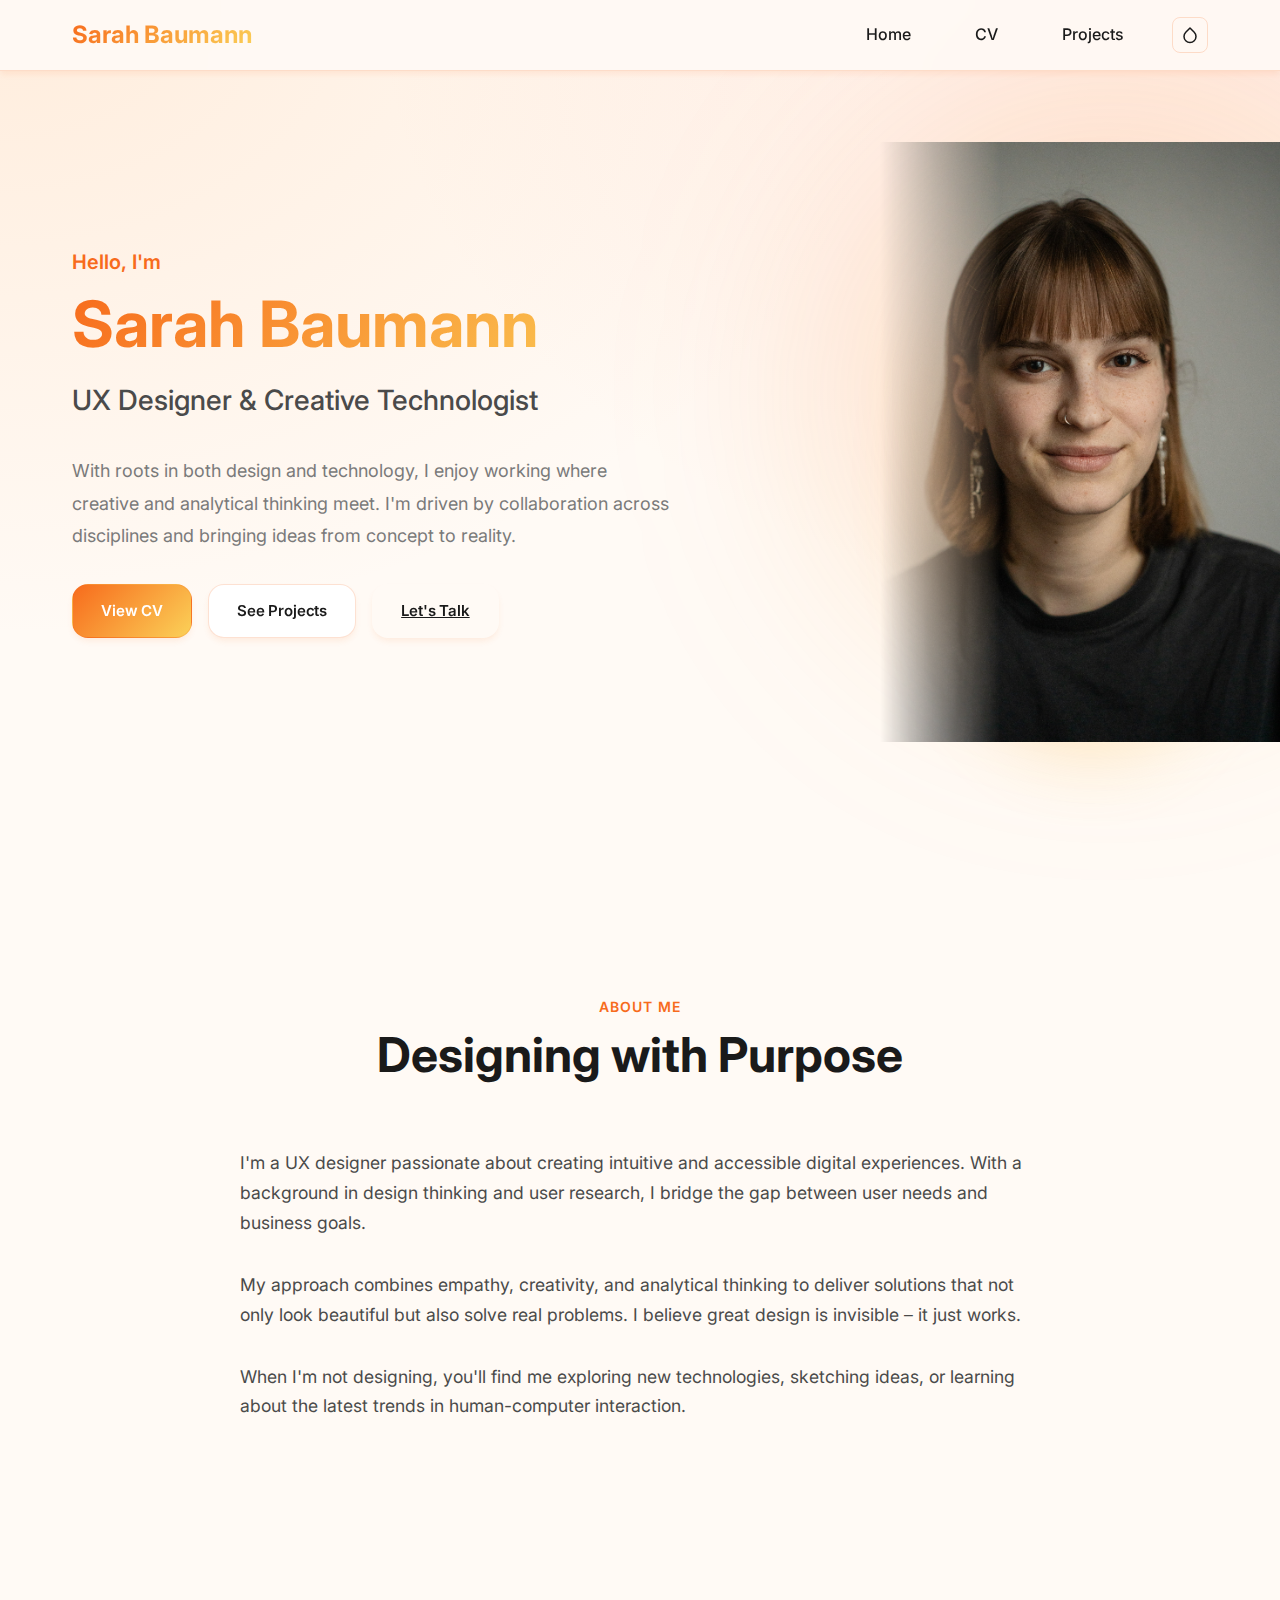
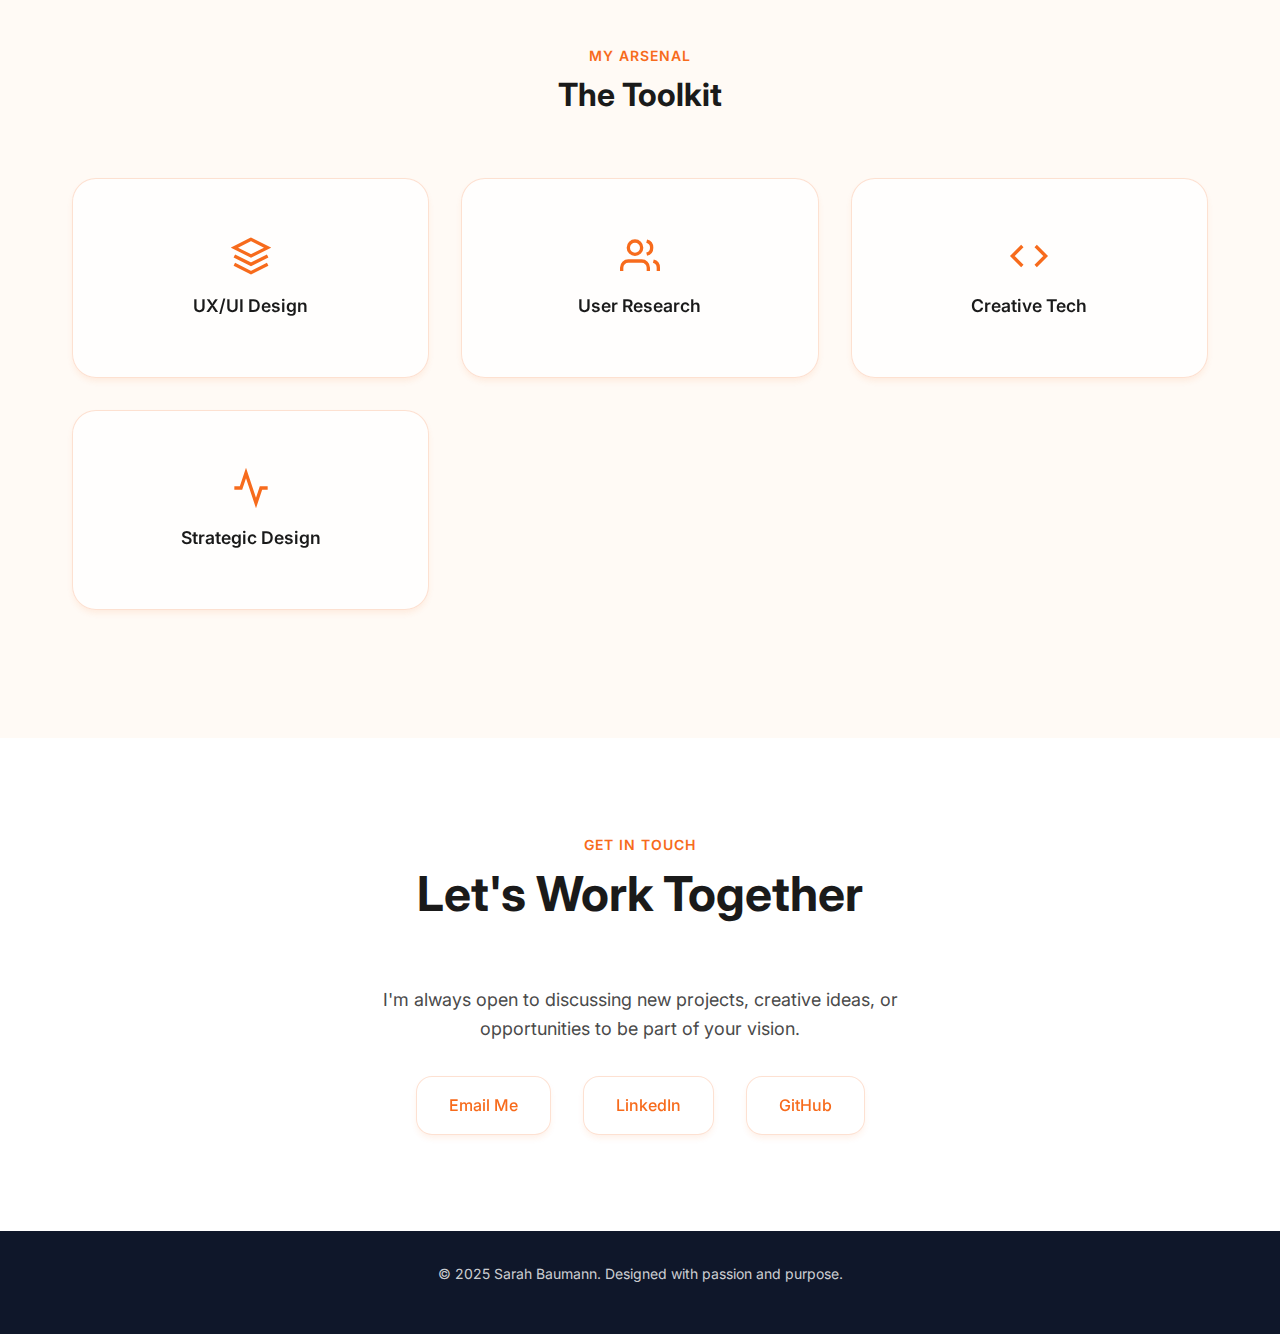
<file: index.html>
<!DOCTYPE html>
<html lang="en">

<head>
    <meta charset="UTF-8">
    <meta name="viewport" content="width=device-width, initial-scale=1.0">
    <meta name="description" content="Sarah Baumann - UX Designer & Researcher creating meaningful digital experiences">
    <meta name="author" content="Sarah Baumann">
    <title>Sarah Baumann | UX Designer</title>

    <!-- Google Fonts -->
    <link rel="preconnect" href="https://fonts.googleapis.com">
    <link rel="preconnect" href="https://fonts.gstatic.com" crossorigin>
    <link
        href="https://fonts.googleapis.com/css2?family=Inter:wght@400;500;600;700&family=Outfit:wght@400;500;600;700;800&display=swap"
        rel="stylesheet">

    <!-- Stylesheet -->
    <link rel="stylesheet" href="style.css">
</head>

<body>
    <!-- Navigation -->
    <nav id="navbar">
        <div class="container">
            <a href="index.html" class="logo">Sarah Baumann</a>
            <div style="display: flex; align-items: center; gap: 2rem;">
                <ul class="nav-links">
                    <li><a href="index.html">Home</a></li>
                    <li><a href="cv.html">CV</a></li>
                    <li><a href="projects.html">Projects</a></li>
                </ul>
                <!-- Theme Switcher -->
                <div class="theme-switcher">
                    <button class="theme-toggle-btn" id="theme-btn" aria-label="Toggle theme">
                        <span class="current-theme-icon" id="current-theme-icon">
                            <!-- Default Icon (Light) -->
                            <svg xmlns="http://www.w3.org/2000/svg" viewBox="0 0 24 24" fill="none">
                                <circle cx="12" cy="12" r="5" />
                                <line x1="12" y1="1" x2="12" y2="3" />
                                <line x1="12" y1="21" x2="12" y2="23" />
                                <line x1="4.22" y1="4.22" x2="5.64" y2="5.64" />
                                <line x1="18.36" y1="18.36" x2="19.78" y2="19.78" />
                                <line x1="1" y1="12" x2="3" y2="12" />
                                <line x1="21" y1="12" x2="23" y2="12" />
                                <line x1="4.22" y1="19.78" x2="5.64" y2="18.36" />
                                <line x1="18.36" y1="5.64" x2="19.78" y2="4.22" />
                            </svg>
                        </span>
                    </button>
                    <div class="theme-options">
                        <div class="theme-option active" data-theme="light" title="Light Mode">
                            <span class="theme-icon">
                                <svg xmlns="http://www.w3.org/2000/svg" viewBox="0 0 24 24" fill="none">
                                    <circle cx="12" cy="12" r="5" />
                                    <line x1="12" y1="1" x2="12" y2="3" />
                                    <line x1="12" y1="21" x2="12" y2="23" />
                                    <line x1="4.22" y1="4.22" x2="5.64" y2="5.64" />
                                    <line x1="18.36" y1="18.36" x2="19.78" y2="19.78" />
                                    <line x1="1" y1="12" x2="3" y2="12" />
                                    <line x1="21" y1="12" x2="23" y2="12" />
                                    <line x1="4.22" y1="19.78" x2="5.64" y2="18.36" />
                                    <line x1="18.36" y1="5.64" x2="19.78" y2="4.22" />
                                </svg>
                            </span>
                        </div>
                        <div class="theme-option" data-theme="dark" title="Dark Mode">
                            <span class="theme-icon">
                                <svg xmlns="http://www.w3.org/2000/svg" viewBox="0 0 24 24" fill="none">
                                    <path d="M21 12.79A9 9 0 1 1 11.21 3 7 7 0 0 0 21 12.79z" />
                                </svg>
                            </span>
                        </div>
                        <div class="theme-option" data-theme="creative" title="Creative Mode">
                            <span class="theme-icon">
                                <svg xmlns="http://www.w3.org/2000/svg" viewBox="0 0 24 24" fill="none">
                                    <path d="M12 2.69l5.66 5.66a8 8 0 1 1-11.31 0z" />
                                </svg>
                            </span>
                        </div>
                    </div>
                </div>
            </div>
        </div>
    </nav>

    <!-- Hero Section -->
    <section id="home" class="hero">
        <div class="container">
            <div class="hero-content">
                <div class="hero-text">
                    <p class="greeting">Hello, I'm</p>
                    <h1>Sarah Baumann</h1>
                    <p class="tagline">UX Designer & Creative Technologist</p>
                    <p class="description">
                        With roots in both design and technology, I enjoy working where creative and analytical thinking
                        meet.
                        I'm driven by collaboration across disciplines and bringing ideas from concept to reality.
                    </p>
                    <div class="cta-buttons">
                        <a href="cv.html" class="btn btn-primary">
                            <span>View CV</span>
                        </a>
                        <a href="projects.html" class="btn btn-secondary">
                            <span>See Projects</span>
                        </a>
                        <a href="#contact" class="btn btn-secondary"
                            style="border-color: transparent; background: transparent; text-decoration: underline;">
                            <span>Let's Talk</span>
                        </a>
                    </div>
                </div>
                <div class="hero-image">
                    <div class="profile-image-wrapper">
                        <img src="Sarah-profil.JPG" alt="Sarah Baumann - UX Designer" class="profile-image">
                    </div>
                </div>
            </div>
        </div>
    </section>

    <!-- About Section -->
    <section id="about" class="about">
        <div class="container">
            <div class="section-header">
                <p class="subtitle">About Me</p>
                <h2>Designing with Purpose</h2>
            </div>

            <!-- Narrative Grid -->
            <div class="narrative-grid">
                <div class="narrative-text">
                    <p>
                        I'm a UX designer passionate about creating intuitive and accessible digital experiences.
                        With a background in design thinking and user research, I bridge the gap between user needs
                        and business goals.
                    </p>
                    <p>
                        My approach combines empathy, creativity, and analytical thinking to deliver solutions
                        that not only look beautiful but also solve real problems. I believe great design is
                        invisible – it just works.
                    </p>
                    <p>
                        When I'm not designing, you'll find me exploring new technologies, sketching ideas,
                        or learning about the latest trends in human-computer interaction.
                    </p>
                </div>
            </div>


            <!-- Toolkit Section -->
            <div class="toolkit-section">
                <div class="section-header" style="margin-top: 4rem;">
                    <p class="subtitle">My Arsenal</p>
                    <h3>The Toolkit</h3>
                </div>
                <div class="toolkit-grid">
                    <!-- Toolkit Item 1: UX Design -->
                    <div class="toolkit-item">
                        <div class="toolkit-inner">
                            <div class="toolkit-front">
                                <div class="toolkit-icon">
                                    <svg viewBox="0 0 24 24" fill="none" stroke="currentColor" stroke-width="2">
                                        <path d="M12 2L2 7l10 5 10-5-10-5zM2 17l10 5 10-5M2 12l10 5 10-5" />
                                    </svg>
                                </div>
                                <span>UX/UI Design</span>
                            </div>
                            <div class="toolkit-back">
                                <p>Figma, Adobe XD, High-fidelity prototyping, Design Systems, Mobile & Web UI.</p>
                            </div>
                        </div>
                    </div>

                    <!-- Toolkit Item 2: User Research -->
                    <div class="toolkit-item">
                        <div class="toolkit-inner">
                            <div class="toolkit-front">
                                <div class="toolkit-icon">
                                    <svg viewBox="0 0 24 24" fill="none" stroke="currentColor" stroke-width="2">
                                        <path d="M17 21v-2a4 4 0 0 0-4-4H5a4 4 0 0 0-4 4v2" />
                                        <circle cx="9" cy="7" r="4" />
                                        <path d="M23 21v-2a4 4 0 0 0-3-3.87" />
                                        <path d="M16 3.13a4 4 0 0 1 0 7.75" />
                                    </svg>
                                </div>
                                <span>User Research</span>
                            </div>
                            <div class="toolkit-back">
                                <p>Expert Interviews, Usability Testing, Contextual Inquiry, Personas, User Journeys.
                                </p>
                            </div>
                        </div>
                    </div>

                    <!-- Toolkit Item 3: Creative Tech -->
                    <div class="toolkit-item">
                        <div class="toolkit-inner">
                            <div class="toolkit-front">
                                <div class="toolkit-icon">
                                    <svg viewBox="0 0 24 24" fill="none" stroke="currentColor" stroke-width="2">
                                        <polyline points="16 18 22 12 16 6" />
                                        <polyline points="8 6 2 12 8 18" />
                                    </svg>
                                </div>
                                <span>Creative Tech</span>
                            </div>
                            <div class="toolkit-back">
                                <p>HTML/CSS/JS, Creative Coding, Rapid Prototyping, P5.js, Interactivity.</p>
                            </div>
                        </div>
                    </div>

                    <!-- Toolkit Item 4: Strategic Design -->
                    <div class="toolkit-item">
                        <div class="toolkit-inner">
                            <div class="toolkit-front">
                                <div class="toolkit-icon">
                                    <svg viewBox="0 0 24 24" fill="none" stroke="currentColor" stroke-width="2">
                                        <polyline points="22 12 18 12 15 21 9 3 6 12 2 12" />
                                    </svg>
                                </div>
                                <span>Strategic Design</span>
                            </div>
                            <div class="toolkit-back">
                                <p>Design Thinking, Workshop Facilitation, Service Design, Lean UX.</p>
                            </div>
                        </div>
                    </div>
                </div>
            </div>
        </div>
    </section>

    <!-- Contact Section -->
    <section id="contact" class="contact">
        <div class="container">
            <div class="contact-content">
                <div class="section-header">
                    <p class="subtitle">Get in Touch</p>
                    <h2>Let's Work Together</h2>
                </div>
                <p>
                    I'm always open to discussing new projects, creative ideas, or opportunities to be part of your
                    vision.
                </p>
                <div class="contact-links">
                    <a href="mailto:baumann.sarah@mail.de" class="contact-link">
                        <span>Email Me</span>
                    </a>
                    <a href="https://linkedin.com" target="_blank" class="contact-link">
                        <span>LinkedIn</span>
                    </a>
                    <a href="https://github.com" target="_blank" class="contact-link">
                        <span>GitHub</span>
                    </a>
                </div>
            </div>
        </div>
    </section>

    <!-- Footer -->
    <footer>
        <div class="container">
            <p>&copy; 2025 Sarah Baumann. Designed with passion and purpose.</p>
        </div>
    </footer>

    <!-- Smooth Scroll Script -->
    <script>
        // Theme Switcher
        const themeOptions = document.querySelectorAll('.theme-option');
        const currentThemeIcon = document.getElementById('current-theme-icon');
        const html = document.documentElement;

        // Theme icons SVG
        const themeIcons = {
            light: `<svg xmlns="http://www.w3.org/2000/svg" viewBox="0 0 24 24" fill="none">
                        <circle cx="12" cy="12" r="5"/>
                        <line x1="12" y1="1" x2="12" y2="3"/>
                        <line x1="12" y1="21" x2="12" y2="23"/>
                        <line x1="4.22" y1="4.22" x2="5.64" y2="5.64"/>
                        <line x1="18.36" y1="18.36" x2="19.78" y2="19.78"/>
                        <line x1="1" y1="12" x2="3" y2="12"/>
                        <line x1="21" y1="12" x2="23" y2="12"/>
                        <line x1="4.22" y1="19.78" x2="5.64" y2="18.36"/>
                        <line x1="18.36" y1="5.64" x2="19.78" y2="4.22"/>
                    </svg>`,
            dark: `<svg xmlns="http://www.w3.org/2000/svg" viewBox="0 0 24 24" fill="none">
                       <path d="M21 12.79A9 9 0 1 1 11.21 3 7 7 0 0 0 21 12.79z"/>
                   </svg>`,
            creative: `<svg xmlns="http://www.w3.org/2000/svg" viewBox="0 0 24 24" fill="none">
                           <path d="M12 2.69l5.66 5.66a8 8 0 1 1-11.31 0z"/>
                       </svg>`
        };

        // Load saved theme or default to light
        const savedTheme = localStorage.getItem('theme') || 'creative';
        setTheme(savedTheme);

        // Theme option click handlers
        themeOptions.forEach(option => {
            option.addEventListener('click', () => {
                const theme = option.getAttribute('data-theme');
                setTheme(theme);
                localStorage.setItem('theme', theme);
            });
        });

        function setTheme(theme) {
            // Update HTML data-theme attribute
            html.setAttribute('data-theme', theme);

            // Update current theme icon
            if (currentThemeIcon) {
                currentThemeIcon.innerHTML = themeIcons[theme];
            }

            // Update active state
            themeOptions.forEach(opt => {
                if (opt.getAttribute('data-theme') === theme) {
                    opt.classList.add('active');
                } else {
                    opt.classList.remove('active');
                }
            });
        }

        // Smooth scroll for navigation links
        document.querySelectorAll('a[href^="#"]').forEach(anchor => {
            anchor.addEventListener('click', function (e) {
                e.preventDefault();
                const target = document.querySelector(this.getAttribute('href'));
                if (target) {
                    const navHeight = document.getElementById('navbar').offsetHeight;
                    const targetPosition = target.offsetTop - navHeight;
                    window.scrollTo({
                        top: targetPosition,
                        behavior: 'smooth'
                    });
                }
            });
        });

        // Navbar scroll effect
        let lastScroll = 0;
        const navbar = document.getElementById('navbar');

        window.addEventListener('scroll', () => {
            const currentScroll = window.pageYOffset;

            if (currentScroll > 100) {
                navbar.style.boxShadow = '0 4px 12px rgba(0, 0, 0, 0.1)';
            } else {
                navbar.style.boxShadow = '0 1px 3px rgba(0, 0, 0, 0.1)';
            }

            lastScroll = currentScroll;
        });

        // Intersection Observer for fade-in animations
        const observerOptions = {
            threshold: 0.1,
            rootMargin: '0px 0px -50px 0px'
        };

        const observer = new IntersectionObserver((entries) => {
            entries.forEach(entry => {
                if (entry.isIntersecting) {
                    entry.target.classList.add('fade-in');
                }
            });
        }, observerOptions);

        // Observe skill cards
        document.querySelectorAll('.skill-card').forEach(card => {
            observer.observe(card);
        });
    </script>
</body>

</html>
</file>
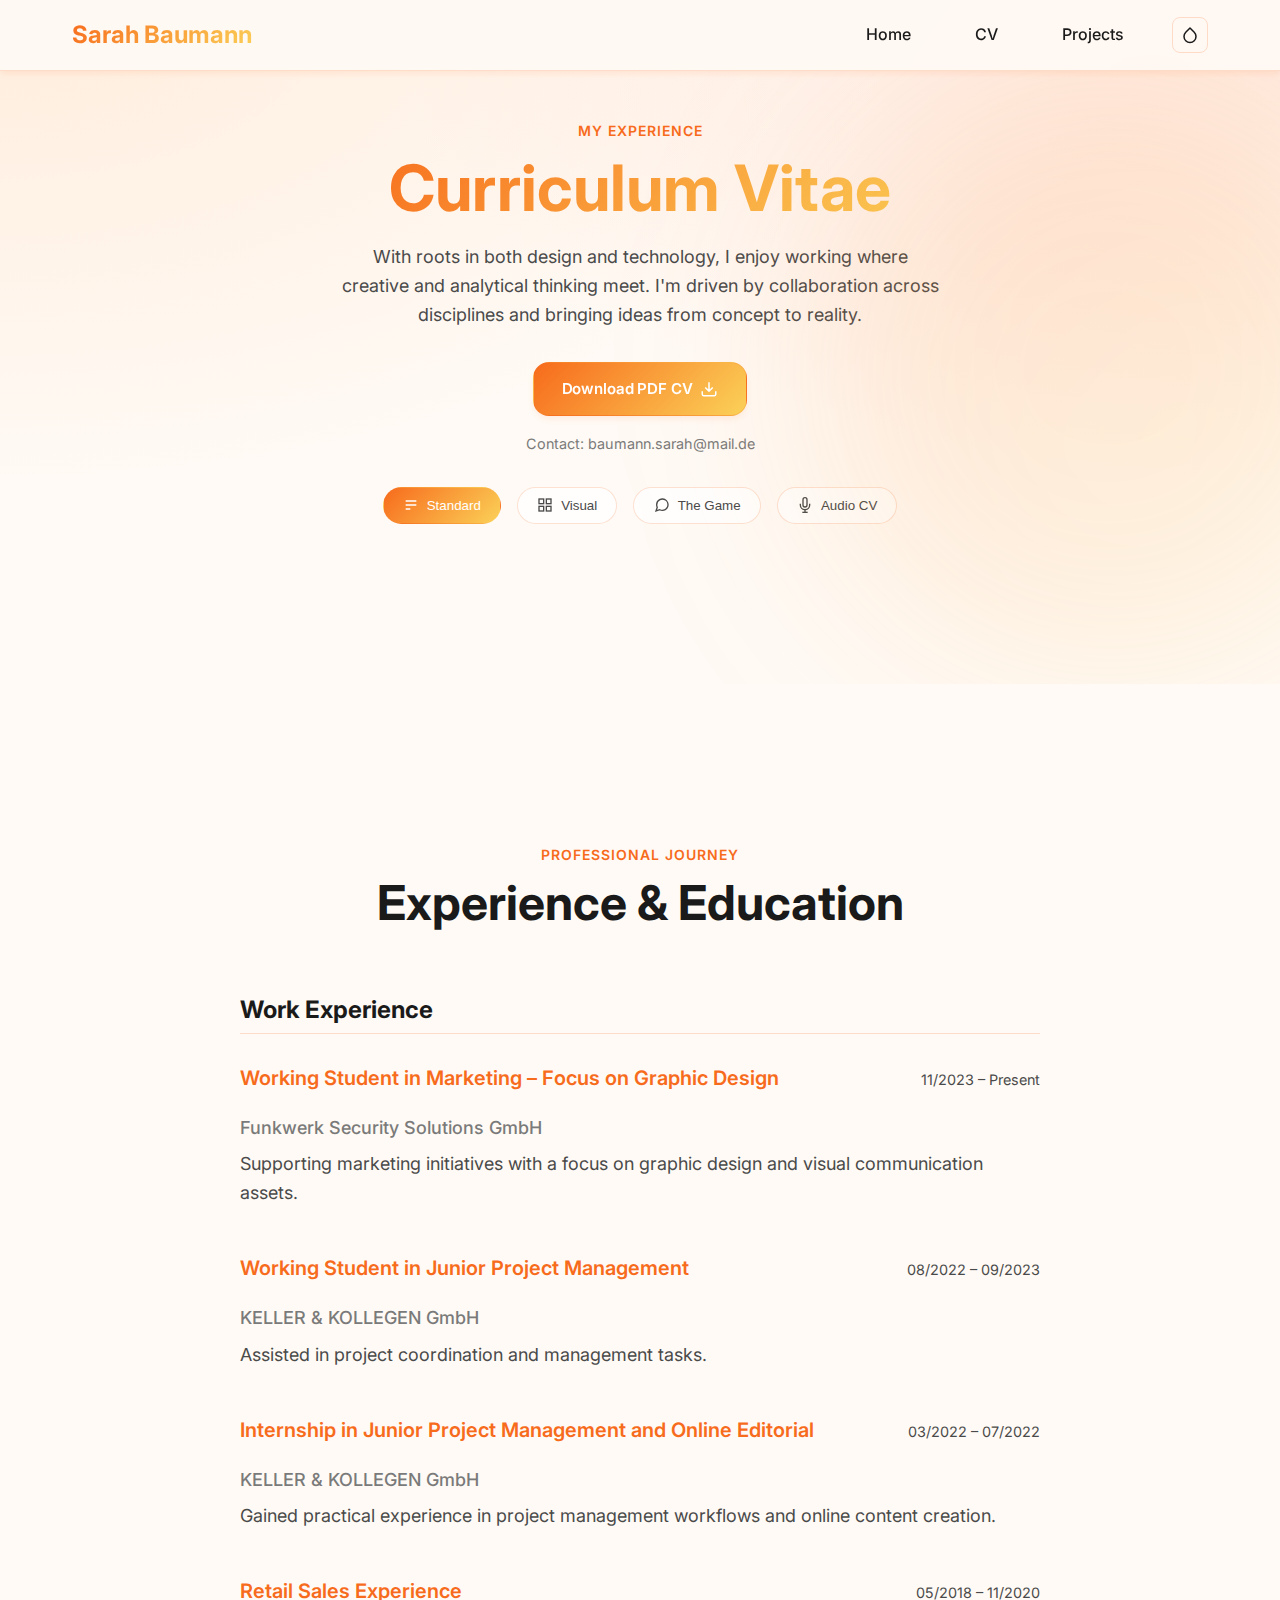
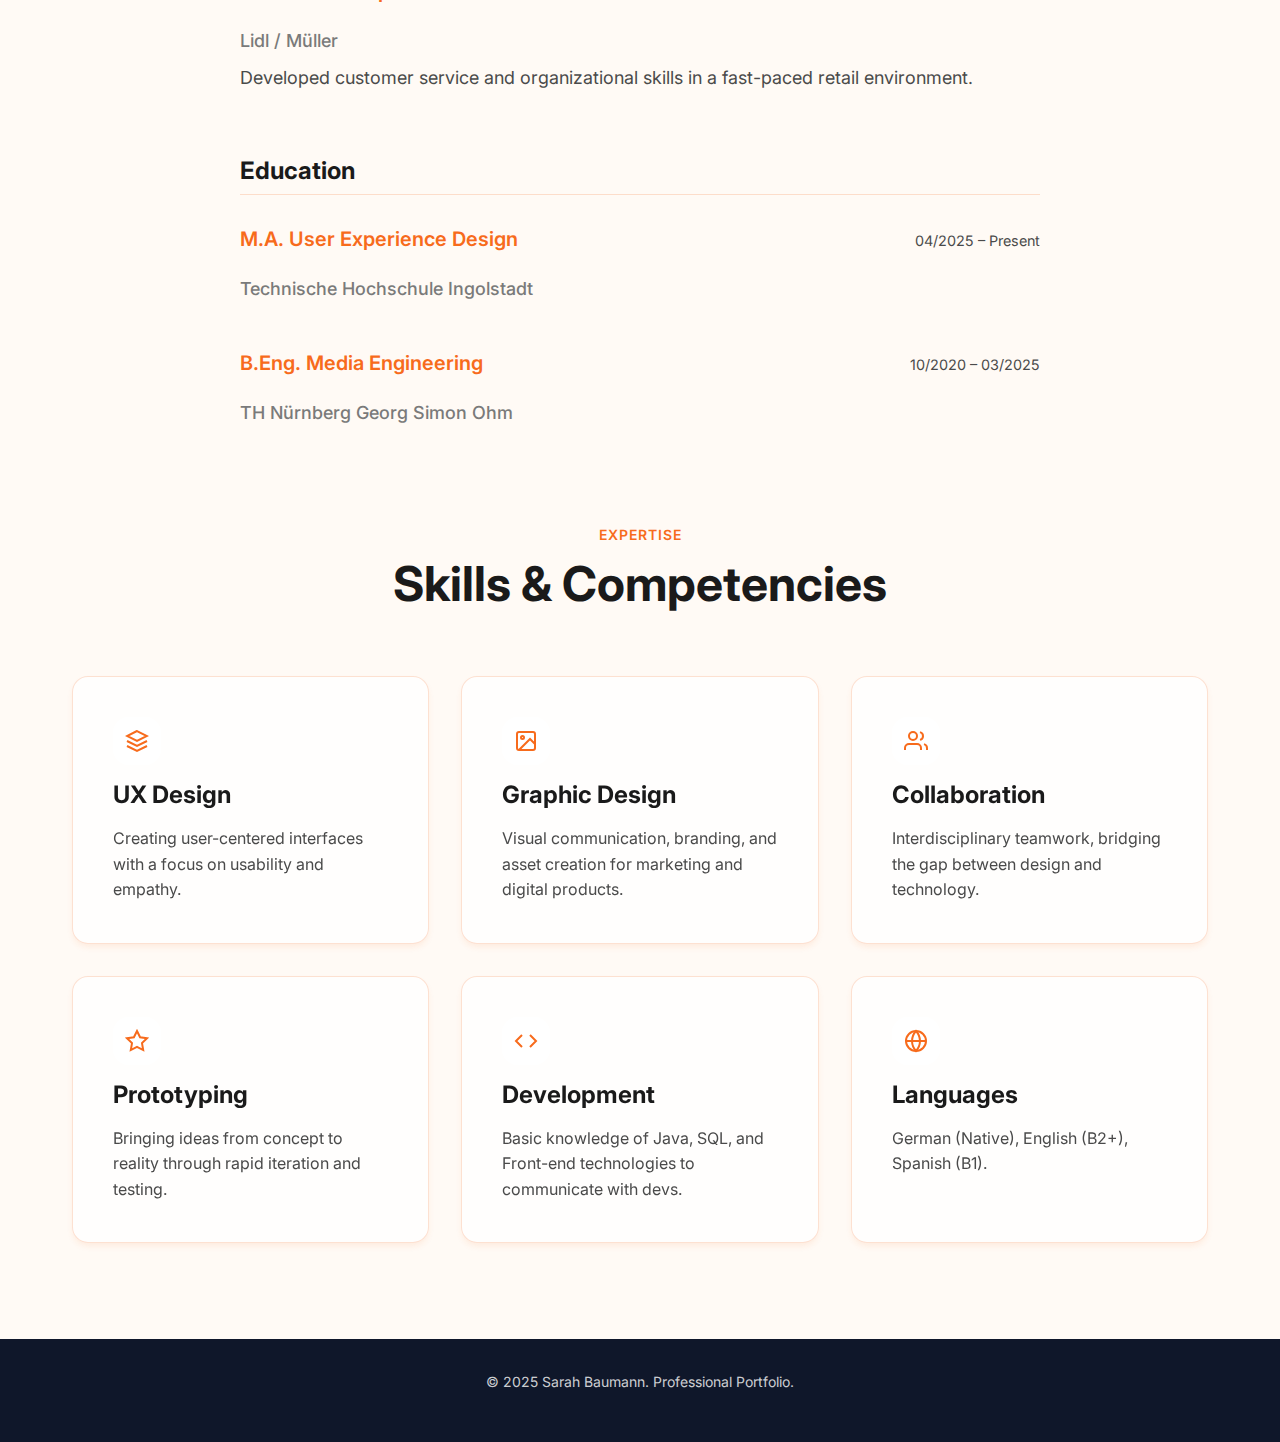
<file: cv.html>
<!DOCTYPE html>
<html lang="en">

<head>
    <meta charset="UTF-8">
    <meta name="viewport" content="width=device-width, initial-scale=1.0">
    <meta name="description" content="Sarah Baumann - UX Designer CV and Resume">
    <meta name="author" content="Sarah Baumann">
    <title>CV | Sarah Baumann</title>

    <!-- Google Fonts -->
    <link rel="preconnect" href="https://fonts.googleapis.com">
    <link rel="preconnect" href="https://fonts.gstatic.com" crossorigin>
    <link
        href="https://fonts.googleapis.com/css2?family=Inter:wght@400;500;600;700&family=Outfit:wght@400;500;600;700;800&display=swap"
        rel="stylesheet">

    <!-- Stylesheet -->
    <link rel="stylesheet" href="style.css">
</head>

<body>
    <!-- Navigation -->
    <nav id="navbar">
        <div class="container">
            <a href="index.html" class="logo">Sarah Baumann</a>
            <div style="display: flex; align-items: center; gap: 2rem;">
                <ul class="nav-links">
                    <li><a href="index.html">Home</a></li>
                    <li><a href="cv.html">CV</a></li>
                    <li><a href="projects.html">Projects</a></li>
                </ul>
                <!-- Theme Switcher -->
                <div class="theme-switcher">
                    <button class="theme-toggle-btn" id="theme-btn" aria-label="Toggle theme">
                        <span class="current-theme-icon" id="current-theme-icon">
                            <!-- Default Icon (Light) -->
                            <svg xmlns="http://www.w3.org/2000/svg" viewBox="0 0 24 24" fill="none">
                                <circle cx="12" cy="12" r="5" />
                                <line x1="12" y1="1" x2="12" y2="3" />
                                <line x1="12" y1="21" x2="12" y2="23" />
                                <line x1="4.22" y1="4.22" x2="5.64" y2="5.64" />
                                <line x1="18.36" y1="18.36" x2="19.78" y2="19.78" />
                                <line x1="1" y1="12" x2="3" y2="12" />
                                <line x1="21" y1="12" x2="23" y2="12" />
                                <line x1="4.22" y1="19.78" x2="5.64" y2="18.36" />
                                <line x1="18.36" y1="5.64" x2="19.78" y2="4.22" />
                            </svg>
                        </span>
                    </button>
                    <div class="theme-options">
                        <div class="theme-option active" data-theme="light" title="Light Mode">
                            <span class="theme-icon">
                                <svg xmlns="http://www.w3.org/2000/svg" viewBox="0 0 24 24" fill="none">
                                    <circle cx="12" cy="12" r="5" />
                                    <line x1="12" y1="1" x2="12" y2="3" />
                                    <line x1="12" y1="21" x2="12" y2="23" />
                                    <line x1="4.22" y1="4.22" x2="5.64" y2="5.64" />
                                    <line x1="18.36" y1="18.36" x2="19.78" y2="19.78" />
                                    <line x1="1" y1="12" x2="3" y2="12" />
                                    <line x1="21" y1="12" x2="23" y2="12" />
                                    <line x1="4.22" y1="19.78" x2="5.64" y2="18.36" />
                                    <line x1="18.36" y1="5.64" x2="19.78" y2="4.22" />
                                </svg>
                            </span>
                        </div>
                        <div class="theme-option" data-theme="dark" title="Dark Mode">
                            <span class="theme-icon">
                                <svg xmlns="http://www.w3.org/2000/svg" viewBox="0 0 24 24" fill="none">
                                    <path d="M21 12.79A9 9 0 1 1 11.21 3 7 7 0 0 0 21 12.79z" />
                                </svg>
                            </span>
                        </div>
                        <div class="theme-option" data-theme="creative" title="Creative Mode">
                            <span class="theme-icon">
                                <svg xmlns="http://www.w3.org/2000/svg" viewBox="0 0 24 24" fill="none">
                                    <path d="M12 2.69l5.66 5.66a8 8 0 1 1-11.31 0z" />
                                </svg>
                            </span>
                        </div>
                    </div>
                </div>
            </div>
        </div>
    </nav>

    <!-- CV Hero Section -->
    <section class="hero" style="min-height: 50vh; padding-top: 120px;">
        <div class="container">
            <div class="section-header" style="text-align: center;">
                <p class="subtitle">My Experience</p>
                <h1>Curriculum Vitae</h1>
                <p style="max-width: 600px; margin: 0 auto var(--spacing-md); color: var(--text-secondary);">
                    With roots in both design and technology, I enjoy working where creative and analytical thinking
                    meet.
                    I'm driven by collaboration across disciplines and bringing ideas from concept to reality.
                </p>
                <div style="display: flex; justify-content: center; gap: 1rem; margin-top: 2rem;">
                    <a href="CV_Baumann.pdf" download class="btn btn-primary">
                        <span>Download PDF CV</span>
                        <svg width="18" height="18" viewBox="0 0 24 24" fill="none" stroke="currentColor"
                            stroke-width="2">
                            <path d="M21 15v4a2 2 0 0 1-2 2H5a2 2 0 0 1-2-2v-4M7 10l5 5 5-5M12 15V3" />
                        </svg>
                    </a>
                </div>
                <p style="text-align: center; margin-top: 1rem; font-size: 0.9rem; color: var(--text-light);">
                    Contact: <a href="mailto:baumann.sarah@mail.de"
                        style="text-decoration: none; color: inherit;">baumann.sarah@mail.de</a>
                </p>
                <div class="cv-mode-switcher">
                    <button class="mode-btn active" data-view="standard">
                        <svg width="16" height="16" viewBox="0 0 24 24" fill="none" stroke="currentColor"
                            stroke-width="2">
                            <path d="M4 6h16M4 12h16M4 18h7" />
                        </svg>
                        Standard
                    </button>
                    <button class="mode-btn" data-view="visual">
                        <svg width="16" height="16" viewBox="0 0 24 24" fill="none" stroke="currentColor"
                            stroke-width="2">
                            <rect x="3" y="3" width="7" height="7" />
                            <rect x="14" y="3" width="7" height="7" />
                            <rect x="14" y="14" width="7" height="7" />
                            <rect x="3" y="14" width="7" height="7" />
                        </svg>
                        Visual
                    </button>
                    <button class="mode-btn" data-view="game">
                        <svg width="16" height="16" viewBox="0 0 24 24" fill="none" stroke="currentColor"
                            stroke-width="2">
                            <path
                                d="M21 11.5a8.38 8.38 0 0 1-.9 3.8 8.5 8.5 0 0 1-7.6 4.7 8.38 8.38 0 0 1-3.8-.9L3 21l1.9-5.7a8.38 8.38 0 0 1-.9-3.8 8.5 8.5 0 0 1 4.7-7.6 8.38 8.38 0 0 1 3.8-.9h.5a8.48 8.48 0 0 1 8 8v.5z" />
                        </svg>
                        The Game
                    </button>
                    <button class="mode-btn" data-view="audio">
                        <svg width="16" height="16" viewBox="0 0 24 24" fill="none" stroke="currentColor"
                            stroke-width="2">
                            <path d="M12 1a3 3 0 0 0-3 3v8a3 3 0 0 0 6 0V4a3 3 0 0 0-3-3z" />
                            <path d="M19 10v2a7 7 0 0 1-14 0v-2" />
                            <line x1="12" y1="19" x2="12" y2="23" />
                            <line x1="8" y1="23" x2="16" y2="23" />
                        </svg>
                        Audio CV
                    </button>
                </div>
            </div>
        </div>
    </section>

    <!-- Main CV Content Container -->
    <div class="cv-views-container">

        <!-- MODE 1: STANDARD (TEXT-BASED) -->
        <section id="cv-standard" class="cv-view active">
            <!-- Experience Section -->
            <div class="container" style="margin-top: var(--spacing-lg);">
                <div class="section-header">
                    <p class="subtitle">Professional Journey</p>
                    <h2>Experience & Education</h2>
                </div>
                <div style="max-width: 800px; margin: 0 auto; text-align: left;">
                    <div style="margin-bottom: 4rem;">
                        <h3
                            style="font-size: 1.5rem; margin-bottom: 2rem; border-bottom: 1px solid var(--border-color); padding-bottom: 0.5rem;">
                            Work Experience</h3>
                        <div style="margin-bottom: 3rem;">
                            <div
                                style="display: flex; justify-content: space-between; align-items: baseline; margin-bottom: 0.5rem; flex-wrap: wrap;">
                                <h4 style="color: var(--accent-color); font-size: 1.25rem; font-weight: 600;">Working
                                    Student in Marketing – Focus on Graphic Design</h4>
                                <span style="color: var(--text-secondary); font-size: 0.9rem;">11/2023 – Present</span>
                            </div>
                            <p style="color: var(--text-light); font-weight: 500; margin-bottom: 0.5rem;">Funkwerk
                                Security Solutions GmbH</p>
                            <p>Supporting marketing initiatives with a focus on graphic design and visual communication
                                assets.</p>
                        </div>
                        <div style="margin-bottom: 3rem;">
                            <div
                                style="display: flex; justify-content: space-between; align-items: baseline; margin-bottom: 0.5rem; flex-wrap: wrap;">
                                <h4 style="color: var(--accent-color); font-size: 1.25rem; font-weight: 600;">Working
                                    Student in Junior Project Management</h4>
                                <span style="color: var(--text-secondary); font-size: 0.9rem;">08/2022 – 09/2023</span>
                            </div>
                            <p style="color: var(--text-light); font-weight: 500; margin-bottom: 0.5rem;">KELLER &
                                KOLLEGEN GmbH</p>
                            <p>Assisted in project coordination and management tasks.</p>
                        </div>
                        <div style="margin-bottom: 3rem;">
                            <div
                                style="display: flex; justify-content: space-between; align-items: baseline; margin-bottom: 0.5rem; flex-wrap: wrap;">
                                <h4 style="color: var(--accent-color); font-size: 1.25rem; font-weight: 600;">Internship
                                    in Junior Project Management and Online Editorial</h4>
                                <span style="color: var(--text-secondary); font-size: 0.9rem;">03/2022 – 07/2022</span>
                            </div>
                            <p style="color: var(--text-light); font-weight: 500; margin-bottom: 0.5rem;">KELLER &
                                KOLLEGEN GmbH</p>
                            <p>Gained practical experience in project management workflows and online content creation.
                            </p>
                        </div>
                        <div style="margin-bottom: 3rem;">
                            <div
                                style="display: flex; justify-content: space-between; align-items: baseline; margin-bottom: 0.5rem; flex-wrap: wrap;">
                                <h4 style="color: var(--accent-color); font-size: 1.25rem; font-weight: 600;">Retail
                                    Sales Experience</h4>
                                <span style="color: var(--text-secondary); font-size: 0.9rem;">05/2018 – 11/2020</span>
                            </div>
                            <p style="color: var(--text-light); font-weight: 500; margin-bottom: 0.5rem;">Lidl / Müller
                            </p>
                            <p>Developed customer service and organizational skills in a fast-paced retail environment.
                            </p>
                        </div>
                    </div>
                    <div>
                        <h3
                            style="font-size: 1.5rem; margin-bottom: 2rem; border-bottom: 1px solid var(--border-color); padding-bottom: 0.5rem;">
                            Education</h3>
                        <div style="margin-bottom: 3rem;">
                            <div
                                style="display: flex; justify-content: space-between; align-items: baseline; margin-bottom: 0.5rem; flex-wrap: wrap;">
                                <h4 style="color: var(--accent-color); font-size: 1.25rem; font-weight: 600;">M.A. User
                                    Experience Design</h4>
                                <span style="color: var(--text-secondary); font-size: 0.9rem;">04/2025 – Present</span>
                            </div>
                            <p style="color: var(--text-light); font-weight: 500; margin-bottom: 0.5rem;">Technische
                                Hochschule Ingolstadt</p>
                        </div>
                        <div style="margin-bottom: 3rem;">
                            <div
                                style="display: flex; justify-content: space-between; align-items: baseline; margin-bottom: 0.5rem; flex-wrap: wrap;">
                                <h4 style="color: var(--accent-color); font-size: 1.25rem; font-weight: 600;">B.Eng.
                                    Media Engineering</h4>
                                <span style="color: var(--text-secondary); font-size: 0.9rem;">10/2020 – 03/2025</span>
                            </div>
                            <p style="color: var(--text-light); font-weight: 500; margin-bottom: 0.5rem;">TH Nürnberg
                                Georg Simon Ohm</p>
                        </div>
                    </div>
                </div>
            </div>

            <!-- Skills Section -->
            <div class="container" style="margin-top: var(--spacing-xl);">
                <div class="section-header">
                    <p class="subtitle">Expertise</p>
                    <h2>Skills & Competencies</h2>
                </div>
                <div class="skills-grid">
                    <div class="skill-card">
                        <div class="skill-icon">
                            <svg viewBox="0 0 24 24" fill="none" stroke="currentColor" stroke-width="2">
                                <path d="M12 2L2 7l10 5 10-5-10-5zM2 17l10 5 10-5M2 12l10 5 10-5" />
                            </svg>
                        </div>
                        <h3>UX Design</h3>
                        <p>Creating user-centered interfaces with a focus on usability and empathy.</p>
                    </div>
                    <div class="skill-card">
                        <div class="skill-icon">
                            <svg viewBox="0 0 24 24" fill="none" stroke="currentColor" stroke-width="2">
                                <rect x="3" y="3" width="18" height="18" rx="2" ry="2" />
                                <circle cx="8.5" cy="8.5" r="1.5" />
                                <polyline points="21 15 16 10 5 21" />
                            </svg>
                        </div>
                        <h3>Graphic Design</h3>
                        <p>Visual communication, branding, and asset creation for marketing and digital products.</p>
                    </div>
                    <div class="skill-card">
                        <div class="skill-icon">
                            <svg viewBox="0 0 24 24" fill="none" stroke="currentColor" stroke-width="2">
                                <path d="M17 21v-2a4 4 0 0 0-4-4H5a4 4 0 0 0-4 4v2" />
                                <circle cx="9" cy="7" r="4" />
                                <path d="M23 21v-2a4 4 0 0 0-3-3.87" />
                                <path d="M16 3.13a4 4 0 0 1 0 7.75" />
                            </svg>
                        </div>
                        <h3>Collaboration</h3>
                        <p>Interdisciplinary teamwork, bridging the gap between design and technology.</p>
                    </div>
                    <div class="skill-card">
                        <div class="skill-icon">
                            <svg viewBox="0 0 24 24" fill="none" stroke="currentColor" stroke-width="2">
                                <path
                                    d="M12 2l3.09 6.26L22 9.27l-5 4.87 1.18 6.88L12 17.77l-6.18 3.25L7 14.14 2 9.27l6.91-1.01L12 2z" />
                            </svg>
                        </div>
                        <h3>Prototyping</h3>
                        <p>Bringing ideas from concept to reality through rapid iteration and testing.</p>
                    </div>
                    <div class="skill-card">
                        <div class="skill-icon">
                            <svg viewBox="0 0 24 24" fill="none" stroke="currentColor" stroke-width="2">
                                <polyline points="16 18 22 12 16 6" />
                                <polyline points="8 6 2 12 8 18" />
                            </svg>
                        </div>
                        <h3>Development</h3>
                        <p>Basic knowledge of Java, SQL, and Front-end technologies to communicate with devs.</p>
                    </div>
                    <div class="skill-card">
                        <div class="skill-icon">
                            <svg viewBox="0 0 24 24" fill="none" stroke="currentColor" stroke-width="2">
                                <circle cx="12" cy="12" r="10" />
                                <line x1="2" y1="12" x2="22" y2="12" />
                                <path
                                    d="M12 2a15.3 15.3 0 0 1 4 10 15.3 15.3 0 0 1-4 10 15.3 15.3 0 0 1-4-10 15.3 15.3 0 0 1 4-10z" />
                            </svg>
                        </div>
                        <h3>Languages</h3>
                        <p>German (Native), English (B2+), Spanish (B1).</p>
                    </div>
                </div>
            </div>

        </section>

        <!-- MODE 2: VISUAL (Narrative Story) -->
        <section id="cv-visual" class="cv-view">
            <div class="container">
                <div class="visual-narrative-container">
                    <!-- Chapter 1 -->
                    <div class="narrative-chapter">
                        <div class="chapter-year">25</div>
                        <div class="chapter-content">
                            <div class="chapter-header">
                                <h3 class="chapter-title">Mastering Human Experience</h3>
                                <div class="chapter-org">TH Ingolstadt</div>
                            </div>
                            <p class="chapter-desc">
                                Deep diving into User Experience Design. Focusing on the cognitive psychology behind
                                interactions and building systems that bridge the gap between human intent and machine
                                logic.
                            </p>
                            <div class="chapter-tags">
                                <span class="chapter-tag">Psychology</span>
                                <span class="chapter-tag">UX Research</span>
                                <span class="chapter-tag">Prototyping</span>
                            </div>
                        </div>
                    </div>

                    <!-- Chapter 2 -->
                    <div class="narrative-chapter">

                        <div class="chapter-year">23</div>
                        <div class="chapter-content">
                            <div class="chapter-header">
                                <h3 class="chapter-title">Creative Integration</h3>
                                <div class="chapter-org">Funkwerk Security Solutions</div>
                            </div>
                            <p class="chapter-desc">
                                Leading visual communication and graphic design for high-security marketing initiatives.
                                Translating complex technical requirements into compelling visual narratives.
                            </p>
                            <div class="chapter-tags">
                                <span class="chapter-tag">Branding</span>
                                <span class="chapter-tag">Visual Storytelling</span>
                            </div>
                        </div>
                    </div>

                    <!-- Chapter 3 -->
                    <div class="narrative-chapter">
                        <div class="chapter-year">22</div>
                        <div class="chapter-content">
                            <div class="chapter-header">
                                <h3 class="chapter-title">Strategic Coordination</h3>
                                <div class="chapter-org">Keller & Kollegen</div>
                            </div>
                            <p class="chapter-desc">
                                Balancing project management with editorial content creation. Developed a keen eye for
                                detail and the ability to manage multi-disciplinary team workflows.
                            </p>
                            <div class="chapter-tags">
                                <span class="chapter-tag">Management</span>
                                <span class="chapter-tag">Strategy</span>
                            </div>
                        </div>
                    </div>

                    <!-- Chapter 4 -->
                    <div class="narrative-chapter">
                        <div class="chapter-year">20</div>
                        <div class="chapter-content">
                            <div class="chapter-header">
                                <h3 class="chapter-title">The Engineering Seed</h3>
                                <div class="chapter-org">TH Nürnberg</div>
                            </div>
                            <p class="chapter-desc">
                                Earning a B.Eng. in Media Engineering. A rigorous technical foundation that allows me to
                                speak fluent "Developer" and understand the constraints of the digital medium.
                            </p>
                            <div class="chapter-tags">
                                <span class="chapter-tag">Java</span>
                                <span class="chapter-tag">SQL</span>
                                <span class="chapter-tag">Logic</span>
                            </div>
                        </div>
                    </div>
                </div>
            </div>
        </section>

        <!-- MODE 3: THE GAME (Interactive Journey) -->
        <section id="cv-game" class="cv-view">
            <div class="container">
                <div class="cv-game-container" id="game-viewport">
                    <canvas id="cv-game-canvas"></canvas>
                    <div class="game-hud">
                        <div class="game-stats">Experience: <span id="game-xp">0</span>%</div>
                        <div class="game-stats" id="game-objective">Objective: Find the Skill Orbs</div>
                    </div>
                    <div class="game-message" id="game-msg"></div>
                    <div class="game-controls-hint">WASD / Arrows or Mouse to Move</div>
                    <div class="game-overlay" id="game-start-overlay">
                        <h2 style="color: white; margin-bottom: 1rem;">The Journey of Sarah</h2>
                        <p style="color: rgba(255,255,255,0.8); margin-bottom: 2rem; max-width: 500px;">
                            Walk through Sarah's career journey. Collect the glowing "Insight Orbs" to unlock her skills
                            and experience.
                        </p>
                        <button class="btn btn-primary" id="start-game-btn"
                            style="padding: 1rem 2.5rem; font-size: 1.2rem;">
                            Press to Start
                        </button>
                    </div>
                    <div class="game-content-popup" id="game-popup">
                        <button class="close-popup" id="close-game-popup">&times;</button>
                        <h3 id="popup-title">Title</h3>
                        <div id="popup-body">Content</div>
                    </div>
                </div>
            </div>
        </section>

        <!-- MODE 4: AUDIO CV -->
        <section id="cv-audio" class="cv-view">
            <div class="container" style="max-width: 600px;">
                <div class="audio-player-container">
                    <div class="audio-header">
                        <svg width="48" height="48" viewBox="0 0 24 24" fill="none" stroke="currentColor"
                            stroke-width="2">
                            <path d="M12 1a3 3 0 0 0-3 3v8a3 3 0 0 0 6 0V4a3 3 0 0 0-3-3z" />
                            <path d="M19 10v2a7 7 0 0 1-14 0v-2" />
                            <line x1="12" y1="19" x2="12" y2="23" />
                            <line x1="8" y1="23" x2="16" y2="23" />
                        </svg>
                        <h3>Audio CV</h3>
                        <p>Listen to Sarah's professional journey</p>
                    </div>

                    <audio id="cv-audio-element" src="audio-cv.mp3"></audio>

                    <div class="player-controls">
                        <button id="play-pause-btn" class="player-btn">
                            <svg id="play-icon" width="24" height="24" viewBox="0 0 24 24" fill="currentColor">
                                <polygon points="5 3 19 12 5 21 5 3" />
                            </svg>
                            <svg id="pause-icon" width="24" height="24" viewBox="0 0 24 24" fill="currentColor"
                                style="display: none;">
                                <rect x="6" y="4" width="4" height="16" />
                                <rect x="14" y="4" width="4" height="16" />
                            </svg>
                        </button>

                        <div class="progress-container">
                            <div id="progress-bar" class="progress-bar"></div>
                            <input type="range" id="seek-slider" class="seek-slider" value="0" step="0.1">
                        </div>

                        <div class="time-display">
                            <span id="current-time">0:00</span> / <span id="duration">0:00</span>
                        </div>

                        <div class="volume-container">
                            <svg width="18" height="18" viewBox="0 0 24 24" fill="none" stroke="currentColor"
                                stroke-width="2">
                                <polygon points="11 5 6 9 2 9 2 15 6 15 11 19 11 5" />
                            </svg>
                            <input type="range" id="volume-slider" class="volume-slider" value="80" max="100">
                        </div>
                    </div>
                </div>
            </div>
        </section>
    </div>


    <!-- Footer -->
    <footer>
        <div class="container">
            <p>&copy; 2025 Sarah Baumann. Professional Portfolio.</p>
        </div>
    </footer>

    <!-- Theme Switcher Script -->
    <script>
        // Global Elements
        const html = document.documentElement;
        const modeBtns = document.querySelectorAll('.mode-btn');
        const cvViews = document.querySelectorAll('.cv-view');

        modeBtns.forEach(btn => {
            btn.addEventListener('click', () => {
                const viewId = `cv-${btn.getAttribute('data-view')}`;

                // Update buttons
                modeBtns.forEach(b => b.classList.remove('active'));
                btn.classList.add('active');

                // Update views
                cvViews.forEach(view => {
                    if (view.id === viewId) {
                        view.classList.add('active');
                        // Trigger game resize if game view is activated
                        if (viewId === 'cv-game' && typeof resizeCanvas === 'function') {
                            setTimeout(resizeCanvas, 50); // Slight delay to ensure DOM is rendered
                        }
                    } else {
                        view.classList.remove('active');
                    }
                });
            });
        });

        // THE GAME LOGIC
        const canvas = document.getElementById('cv-game-canvas');
        const ctx = canvas.getContext('2d');
        const startOverlay = document.getElementById('game-start-overlay');
        const startBtn = document.getElementById('start-game-btn');
        const xpSpan = document.getElementById('game-xp');
        const objectiveText = document.getElementById('game-objective');
        const gameMsg = document.getElementById('game-msg');
        const gamePopup = document.getElementById('game-popup');
        const popupTitle = document.getElementById('popup-title');
        const popupBody = document.getElementById('popup-body');
        const closePopupBtn = document.getElementById('close-game-popup');

        let gameRunning = false;
        let xp = 0;
        const totalOrbs = 6;
        let collectedCount = 0;

        const player = {
            x: 0,
            y: 0,
            size: 20,
            speed: 4,
            color: '#0ea5e9'
        };

        const keys = {
            w: false, a: false, s: false, d: false,
            ArrowUp: false, ArrowDown: false, ArrowLeft: false, ArrowRight: false
        };

        const orbs = [
            {
                x: 150, y: 150, type: 'foundation', color: '#8b5cf6', collected: false,
                title: 'Academic Foundation',
                text: 'Sarah started her journey in Media Engineering at TH Nürnberg, later pursuing a Master\'s in UX Design at TH Ingolstadt.'
            },
            {
                x: 450, y: 100, type: 'experience', color: '#ec4899', collected: false,
                title: 'Professional Path: Marketing',
                text: 'Currently working at Funkwerk Security Solutions, focusing on graphic design and visual communication assets.'
            },
            {
                x: 700, y: 300, type: 'skills', color: '#f59e0b', collected: false,
                title: 'The Toolkit',
                text: 'Proficient in Figma, Adobe Creative Cloud, and familiar with technical languages like Java and SQL.'
            },
            {
                x: 200, y: 400, type: 'experience', color: '#ec4899', collected: false,
                title: 'Management Skills',
                text: 'Experience as a Working Student and Intern in Junior Project Management at KELLER & KOLLEGEN.'
            },
            {
                x: 500, y: 450, type: 'foundation', color: '#8b5cf6', collected: false,
                title: 'Core Philosophy',
                text: 'Believing that great design bridges complexity and human needs, creating emotionally resonant interfaces.'
            },
            {
                x: 750, y: 100, type: 'skills', color: '#f59e0b', collected: false,
                title: 'Languages & More',
                text: 'Native German speaker, English (B2+), and Spanish (B1). Always curious and learning.'
            }
        ];

        function resizeCanvas() {
            const container = canvas.parentElement;
            canvas.width = container.clientWidth;
            canvas.height = container.clientHeight;

            // Center player initially
            if (!gameRunning && collectedCount === 0) {
                player.x = canvas.width / 2;
                player.y = canvas.height / 2;
            }
        }

        window.addEventListener('resize', resizeCanvas);
        resizeCanvas();

        let targetX = null;
        let targetY = null;

        canvas.addEventListener('mousemove', e => {
            if (gameRunning) {
                const rect = canvas.getBoundingClientRect();
                targetX = e.clientX - rect.left;
                targetY = e.clientY - rect.top;
            }
        });

        canvas.addEventListener('mousedown', e => {
            if (gameRunning) {
                const rect = canvas.getBoundingClientRect();
                targetX = e.clientX - rect.left;
                targetY = e.clientY - rect.top;
            }
        });

        canvas.addEventListener('mouseleave', () => {
            targetX = null;
            targetY = null;
        });

        window.addEventListener('keydown', e => {
            if (keys.hasOwnProperty(e.key)) {
                if (gameRunning) e.preventDefault();
                keys[e.key] = true;
                targetX = null; // Keyboard takes priority or cancels mouse target
            }
        });
        window.addEventListener('keyup', e => { if (keys.hasOwnProperty(e.key)) keys[e.key] = false; });

        startBtn.addEventListener('click', () => {
            startOverlay.classList.add('hidden');
            resizeCanvas();
            gameRunning = true;
            // Reset player to center if not moved
            if (player.x === 0 && player.y === 0) {
                player.x = canvas.width / 2;
                player.y = canvas.height / 2;
            }
            requestAnimationFrame(gameLoop);
        });

        closePopupBtn.addEventListener('click', () => {
            gamePopup.style.display = 'none';
            gameRunning = true;
            requestAnimationFrame(gameLoop);
        });

        function showPopup(orb) {
            gameRunning = false;
            popupTitle.textContent = orb.title;
            popupBody.innerHTML = `<p>${orb.text}</p>`;
            gamePopup.style.display = 'block';
        }

        function showMessage(text) {
            gameMsg.textContent = text;
            gameMsg.style.display = 'block';
            setTimeout(() => { gameMsg.style.display = 'none'; }, 3000);
        }

        function update() {
            if (!gameRunning) return;

            // Move player via Mouse/Touch
            if (targetX !== null && targetY !== null) {
                const dx = targetX - player.x;
                const dy = targetY - player.y;
                const dist = Math.sqrt(dx * dx + dy * dy);

                if (dist > 5) { // Deadzone to avoid jitter
                    player.x += (dx / dist) * player.speed;
                    player.y += (dy / dist) * player.speed;
                }
            }

            // Move player via Keyboard
            if (keys.w || keys.ArrowUp) player.y -= player.speed;
            if (keys.s || keys.ArrowDown) player.y += player.speed;
            if (keys.a || keys.ArrowLeft) player.x -= player.speed;
            if (keys.d || keys.ArrowRight) player.x += player.speed;

            // Boundaries
            player.x = Math.max(player.size, Math.min(canvas.width - player.size, player.x));
            player.y = Math.max(player.size, Math.min(canvas.height - player.size, player.y));

            // Collision check with orbs
            orbs.forEach(orb => {
                if (!orb.collected) {
                    const dx = player.x - orb.x;
                    const dy = player.y - orb.y;
                    const distance = Math.sqrt(dx * dx + dy * dy);

                    if (distance < player.size + 15) {
                        orb.collected = true;
                        collectedCount++;
                        xp = Math.floor((collectedCount / totalOrbs) * 100);
                        xpSpan.textContent = xp;

                        showPopup(orb);

                        if (collectedCount === totalOrbs) {
                            objectiveText.textContent = "Objective: Mission Accomplished!";
                            showMessage("All insights collected! You've mastered Sarah's journey.");
                        } else {
                            objectiveText.textContent = `Objective: Find more Skill Orbs (${collectedCount}/${totalOrbs})`;
                        }
                    }
                }
            });
        }

        function draw() {
            ctx.clearRect(0, 0, canvas.width, canvas.height);

            // Draw Background Grid
            ctx.strokeStyle = 'rgba(255, 255, 255, 0.05)';
            ctx.lineWidth = 1;
            const gridSize = 50;
            for (let x = 0; x <= canvas.width; x += gridSize) {
                ctx.beginPath();
                ctx.moveTo(x, 0);
                ctx.lineTo(x, canvas.height);
                ctx.stroke();
            }
            for (let y = 0; y <= canvas.height; y += gridSize) {
                ctx.beginPath();
                ctx.moveTo(0, y);
                ctx.lineTo(canvas.width, y);
                ctx.stroke();
            }

            // Draw Orbs
            orbs.forEach(orb => {
                if (!orb.collected) {
                    // Glow effect
                    const gradient = ctx.createRadialGradient(orb.x, orb.y, 5, orb.x, orb.y, 20);
                    gradient.addColorStop(0, orb.color);
                    gradient.addColorStop(1, 'transparent');

                    ctx.fillStyle = gradient;
                    ctx.beginPath();
                    ctx.arc(orb.x, orb.y, 20, 0, Math.PI * 2);
                    ctx.fill();

                    // Core
                    ctx.fillStyle = '#fff';
                    ctx.beginPath();
                    ctx.arc(orb.x, orb.y, 6, 0, Math.PI * 2);
                    ctx.fill();
                }
            });

            // Draw Player
            ctx.fillStyle = player.color;
            ctx.shadowBlur = 15;
            ctx.shadowColor = player.color;
            ctx.beginPath();
            ctx.arc(player.x, player.y, player.size, 0, Math.PI * 2);
            ctx.fill();
            ctx.shadowBlur = 0;

            // Player Eye
            ctx.fillStyle = '#fff';
            ctx.beginPath();
            ctx.arc(player.x + 5, player.y - 5, 4, 0, Math.PI * 2);
            ctx.fill();
        }

        function gameLoop() {
            update();
            draw();
            if (gameRunning) {
                requestAnimationFrame(gameLoop);
            }
        }


        // Audio Player Logic
        const audio = document.getElementById('cv-audio-element');
        const playPauseBtn = document.getElementById('play-pause-btn');
        const seekSlider = document.getElementById('seek-slider');
        const progressBar = document.getElementById('progress-bar');
        const currentTimeSpan = document.getElementById('current-time');
        const durationSpan = document.getElementById('duration');
        const volumeSlider = document.getElementById('volume-slider');
        const playIcon = document.getElementById('play-icon');
        const pauseIcon = document.getElementById('pause-icon');

        playPauseBtn.addEventListener('click', () => {
            if (audio.paused) {
                audio.play();
                playIcon.style.display = 'none';
                pauseIcon.style.display = 'block';
            } else {
                audio.pause();
                playIcon.style.display = 'block';
                pauseIcon.style.display = 'none';
            }
        });

        audio.addEventListener('timeupdate', () => {
            const progress = (audio.currentTime / audio.duration) * 100;
            seekSlider.value = audio.currentTime;
            progressBar.style.width = `${progress}%`;
            currentTimeSpan.textContent = formatTime(audio.currentTime);
        });

        audio.addEventListener('loadedmetadata', () => {
            seekSlider.max = audio.duration;
            durationSpan.textContent = formatTime(audio.duration);
        });

        seekSlider.addEventListener('input', () => {
            audio.currentTime = seekSlider.value;
        });

        volumeSlider.addEventListener('input', () => {
            audio.volume = volumeSlider.value / 100;
        });

        function formatTime(seconds) {
            const minutes = Math.floor(seconds / 60);
            const remainingSeconds = Math.floor(seconds % 60);
            return `${minutes}:${remainingSeconds.toString().padStart(2, '0')}`;
        }

        // Pause audio when switching views
        modeBtns.forEach(btn => {
            btn.addEventListener('click', () => {
                if (btn.getAttribute('data-view') !== 'audio') {
                    audio.pause();
                    playIcon.style.display = 'block';
                    pauseIcon.style.display = 'none';
                }
            });
        });

        // Theme Switcher Logic
        const themeOptions = document.querySelectorAll('.theme-option');
        const currentThemeIcon = document.getElementById('current-theme-icon');

        const themeIcons = {
            light: `<svg xmlns="http://www.w3.org/2000/svg" viewBox="0 0 24 24" fill="none"><circle cx="12" cy="12" r="5"/><line x1="12" y1="1" x2="12" y2="3"/><line x1="12" y1="21" x2="12" y2="23"/><line x1="4.22" y1="4.22" x2="5.64" y2="5.64"/><line x1="18.36" y1="18.36" x2="19.78" y2="19.78"/><line x1="1" y1="12" x2="3" y2="12"/><line x1="21" y1="12" x2="23" y2="12"/><line x1="4.22" y1="19.78" x2="5.64" y2="18.36"/><line x1="18.36" y1="5.64" x2="19.78" y2="4.22"/></svg>`,
            dark: `<svg xmlns="http://www.w3.org/2000/svg" viewBox="0 0 24 24" fill="none"><path d="M21 12.79A9 9 0 1 1 11.21 3 7 7 0 0 0 21 12.79z"/></svg>`,
            creative: `<svg xmlns="http://www.w3.org/2000/svg" viewBox="0 0 24 24" fill="none"><path d="M12 2.69l5.66 5.66a8 8 0 1 1-11.31 0z"/></svg>`
        };

        const savedTheme = localStorage.getItem('theme') || 'creative';
        setTheme(savedTheme);

        themeOptions.forEach(option => {
            option.addEventListener('click', () => {
                const theme = option.getAttribute('data-theme');
                setTheme(theme);
                localStorage.setItem('theme', theme);
            });
        });

        function setTheme(theme) {
            html.setAttribute('data-theme', theme);
            if (currentThemeIcon) currentThemeIcon.innerHTML = themeIcons[theme];
            themeOptions.forEach(opt => {
                opt.classList.toggle('active', opt.getAttribute('data-theme') === theme);
            });
        }
    </script>
</body>

</html>
</file>
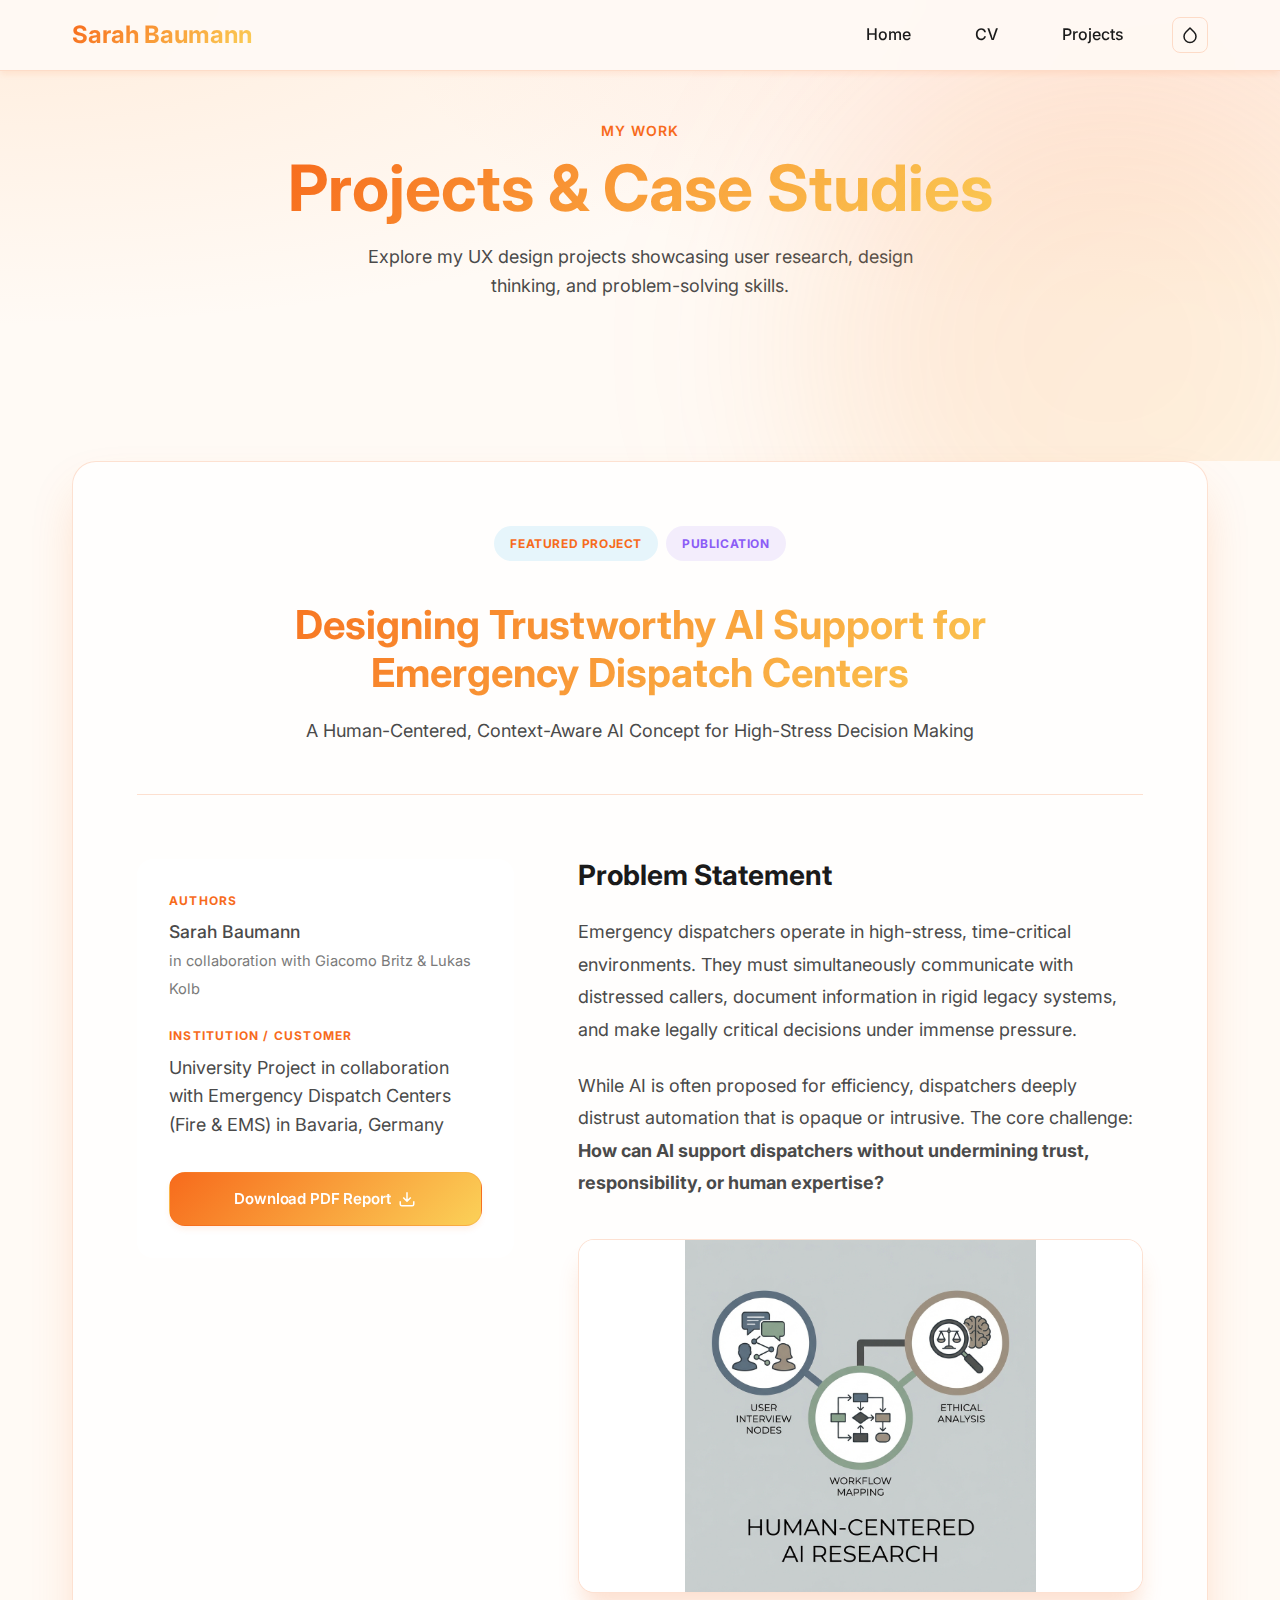
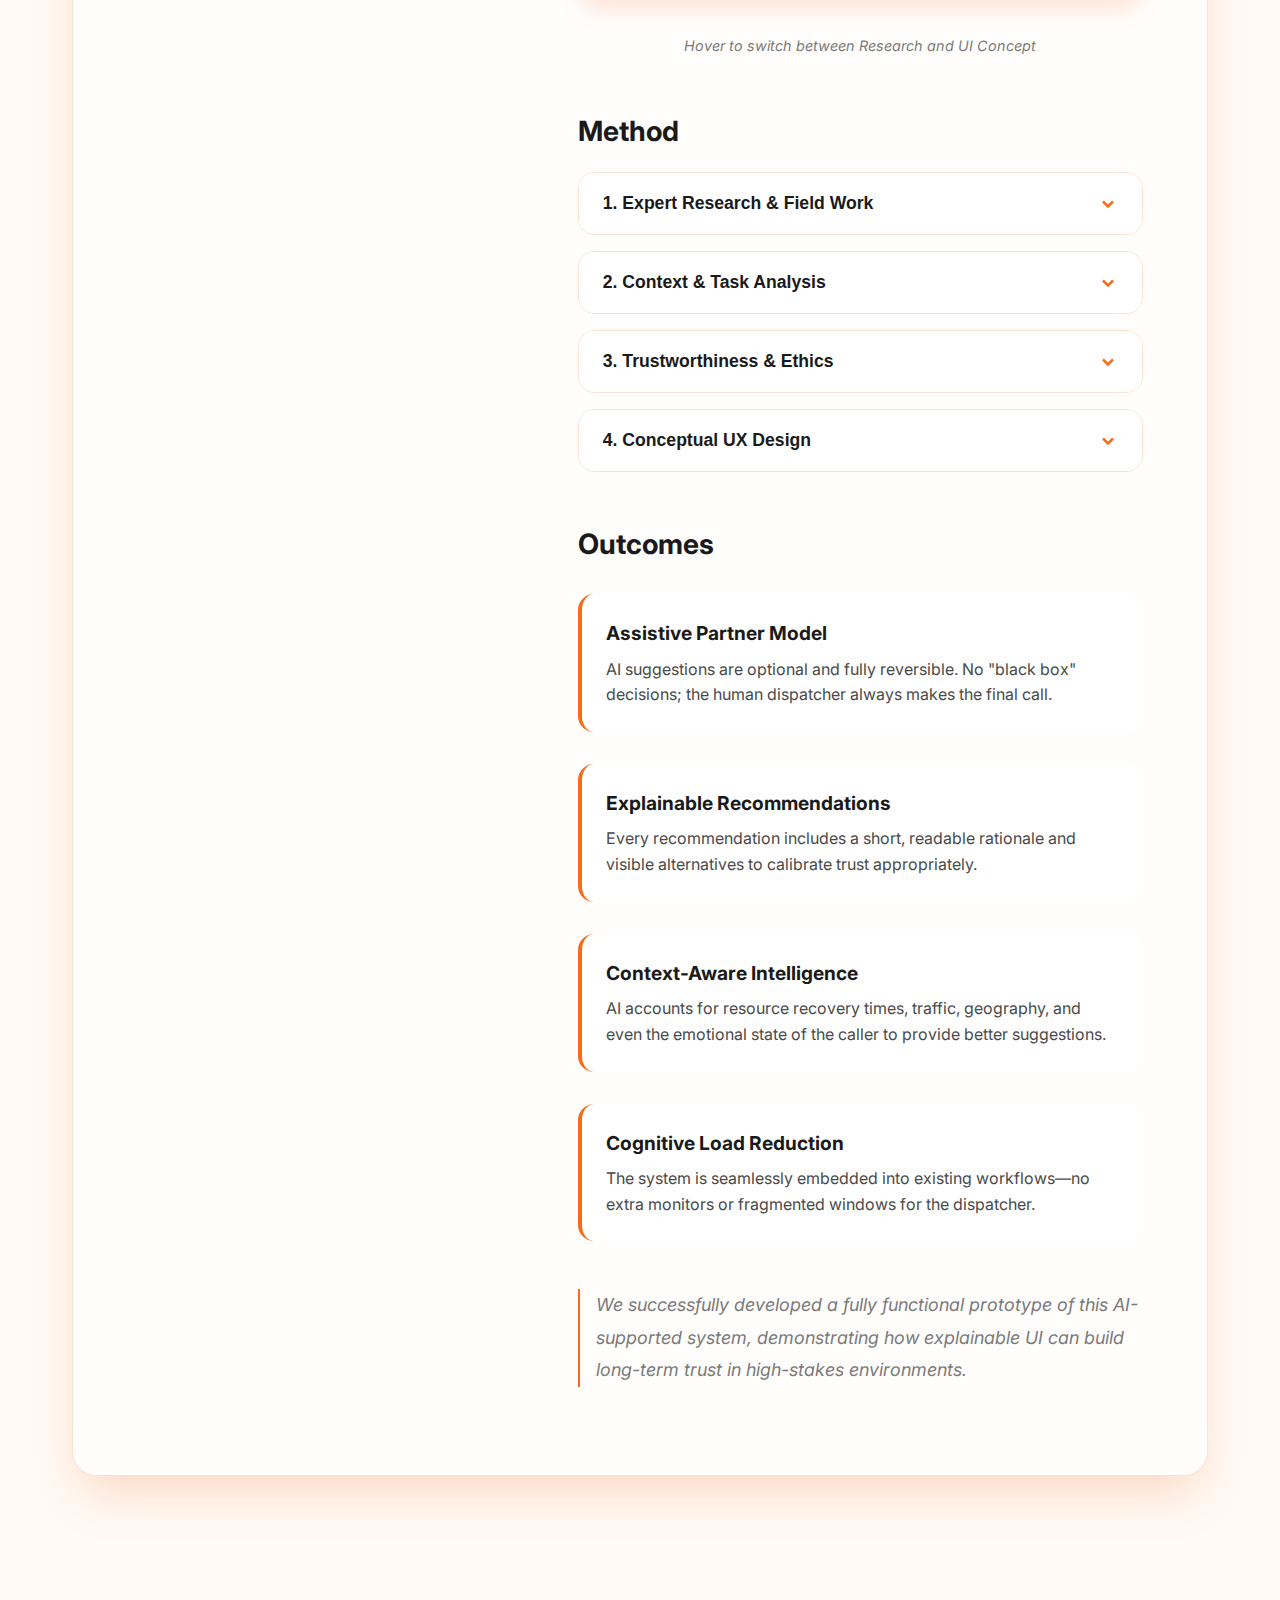
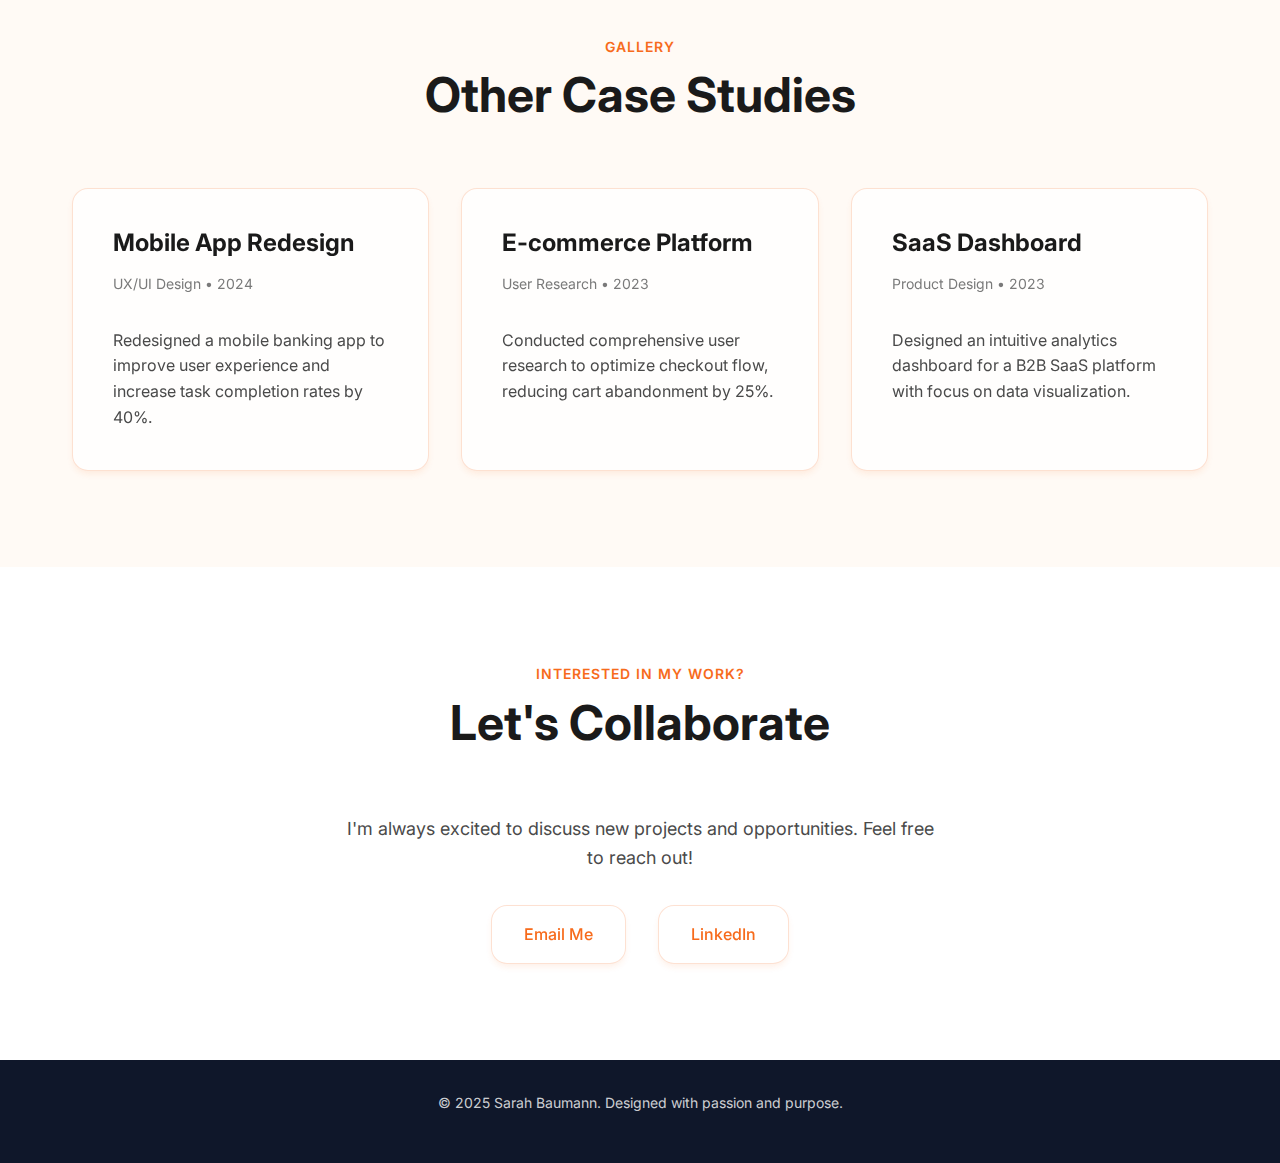
<file: projects.html>
<!DOCTYPE html>
<html lang="en">

<head>
    <meta charset="UTF-8">
    <meta name="viewport" content="width=device-width, initial-scale=1.0">
    <meta name="description" content="Sarah Baumann - UX Design Projects Portfolio">
    <meta name="author" content="Sarah Baumann">
    <title>Projects | Sarah Baumann</title>

    <!-- Google Fonts -->
    <link rel="preconnect" href="https://fonts.googleapis.com">
    <link rel="preconnect" href="https://fonts.gstatic.com" crossorigin>
    <link
        href="https://fonts.googleapis.com/css2?family=Inter:wght@400;500;600;700&family=Outfit:wght@400;500;600;700;800&display=swap"
        rel="stylesheet">

    <!-- Stylesheet -->
    <link rel="stylesheet" href="style.css">
</head>

<body>
    <!-- Navigation -->
    <nav id="navbar">
        <div class="container">
            <a href="index.html" class="logo">Sarah Baumann</a>
            <div style="display: flex; align-items: center; gap: 2rem;">
                <ul class="nav-links">
                    <li><a href="index.html">Home</a></li>
                    <li><a href="cv.html">CV</a></li>
                    <li><a href="projects.html">Projects</a></li>
                </ul>
                <!-- Theme Switcher -->
                <div class="theme-switcher">
                    <button class="theme-toggle-btn" id="theme-btn" aria-label="Toggle theme">
                        <span class="current-theme-icon" id="current-theme-icon">
                            <!-- Default Icon (Light) -->
                            <svg xmlns="http://www.w3.org/2000/svg" viewBox="0 0 24 24" fill="none">
                                <circle cx="12" cy="12" r="5" />
                                <line x1="12" y1="1" x2="12" y2="3" />
                                <line x1="12" y1="21" x2="12" y2="23" />
                                <line x1="4.22" y1="4.22" x2="5.64" y2="5.64" />
                                <line x1="18.36" y1="18.36" x2="19.78" y2="19.78" />
                                <line x1="1" y1="12" x2="3" y2="12" />
                                <line x1="21" y1="12" x2="23" y2="12" />
                                <line x1="4.22" y1="19.78" x2="5.64" y2="18.36" />
                                <line x1="18.36" y1="5.64" x2="19.78" y2="4.22" />
                            </svg>
                        </span>
                    </button>
                    <div class="theme-options">
                        <div class="theme-option active" data-theme="light" title="Light Mode">
                            <span class="theme-icon">
                                <svg xmlns="http://www.w3.org/2000/svg" viewBox="0 0 24 24" fill="none">
                                    <circle cx="12" cy="12" r="5" />
                                    <line x1="12" y1="1" x2="12" y2="3" />
                                    <line x1="12" y1="21" x2="12" y2="23" />
                                    <line x1="4.22" y1="4.22" x2="5.64" y2="5.64" />
                                    <line x1="18.36" y1="18.36" x2="19.78" y2="19.78" />
                                    <line x1="1" y1="12" x2="3" y2="12" />
                                    <line x1="21" y1="12" x2="23" y2="12" />
                                    <line x1="4.22" y1="19.78" x2="5.64" y2="18.36" />
                                    <line x1="18.36" y1="5.64" x2="19.78" y2="4.22" />
                                </svg>
                            </span>
                        </div>
                        <div class="theme-option" data-theme="dark" title="Dark Mode">
                            <span class="theme-icon">
                                <svg xmlns="http://www.w3.org/2000/svg" viewBox="0 0 24 24" fill="none">
                                    <path d="M21 12.79A9 9 0 1 1 11.21 3 7 7 0 0 0 21 12.79z" />
                                </svg>
                            </span>
                        </div>
                        <div class="theme-option" data-theme="creative" title="Creative Mode">
                            <span class="theme-icon">
                                <svg xmlns="http://www.w3.org/2000/svg" viewBox="0 0 24 24" fill="none">
                                    <path d="M12 2.69l5.66 5.66a8 8 0 1 1-11.31 0z" />
                                </svg>
                            </span>
                        </div>
                    </div>
                </div>
            </div>
        </div>
    </nav>

    <!-- Projects Hero Section -->
    <section class="hero" style="min-height: 50vh; padding-top: 120px;">
        <div class="container">
            <div class="section-header" style="text-align: center;">
                <p class="subtitle">My Work</p>
                <h1>Projects & Case Studies</h1>
                <p style="max-width: 600px; margin: 0 auto; color: var(--text-secondary);">
                    Explore my UX design projects showcasing user research, design thinking, and problem-solving skills.
                </p>
            </div>
        </div>
    </section>

    <!-- Featured Case Study -->
    <section class="case-study-section" style="padding-top: 0;">
        <div class="container">
            <div class="featured-case-study">
                <div class="case-study-header"
                    style="margin-bottom: 4rem; text-align: center; border-bottom: 1px solid var(--border-color); padding-bottom: 3rem;">
                    <div style="display: flex; gap: 0.5rem; justify-content: center; margin-bottom: 1.5rem;">
                        <span class="badge"
                            style="background: rgba(14, 165, 233, 0.1); color: var(--accent-color);">Featured
                            Project</span>
                        <span class="badge"
                            style="background: rgba(139, 92, 246, 0.1); color: #8b5cf6;">Publication</span>
                    </div>
                    <h1 style="max-width: 900px; margin: 0 auto 1.25rem auto; font-size: 2.5rem; line-height: 1.2;">
                        Designing Trustworthy AI Support for Emergency Dispatch Centers</h1>
                    <p class="subtitle"
                        style="max-width: 750px; margin: 0 auto; font-size: 1.125rem; color: var(--text-secondary); line-height: 1.6;">
                        A Human-Centered, Context-Aware AI Concept for High-Stress Decision Making</p>
                </div>

                <div class="case-study-grid">
                    <!-- Left: Meta Info -->
                    <div class="case-study-meta">
                        <div class="meta-info-box" style="position: sticky; top: 120px;">
                            <span class="meta-label">Authors</span>
                            <p style="margin-bottom: 1.5rem; font-size: 1.1rem; font-weight: 500;">Sarah Baumann
                                <br><small style="color: var(--text-light); font-weight: 400;">in collaboration with
                                    Giacomo Britz & Lukas
                                    Kolb</small>
                            </p>

                            <span class="meta-label">Institution / Customer</span>
                            <p style="margin-bottom: 2rem;">University Project in collaboration with Emergency Dispatch
                                Centers (Fire & EMS) in
                                Bavaria, Germany</p>

                            <a href="CV_Baumann.pdf" download class="btn btn-primary"
                                style="width: 100%; justify-content: center;">
                                <span>Download PDF Report</span>
                                <svg width="18" height="18" viewBox="0 0 24 24" fill="none" stroke="currentColor"
                                    stroke-width="2">
                                    <path d="M21 15v4a2 2 0 0 1-2 2H5a2 2 0 0 1-2-2v-4M7 10l5 5 5-5M12 15V3" />
                                </svg>
                            </a>
                        </div>
                    </div>

                    <!-- Right: Project Content -->
                    <div class="case-study-body">
                        <h3>Problem Statement</h3>
                        <p>
                            Emergency dispatchers operate in high-stress, time-critical environments. They must
                            simultaneously communicate with distressed callers, document information in rigid legacy
                            systems, and make legally critical decisions under immense pressure.
                        </p>
                        <p>
                            While AI is often proposed for efficiency, dispatchers deeply distrust automation that is
                            opaque or intrusive. The core challenge: <strong>How can AI support dispatchers without
                                undermining trust, responsibility, or human expertise?</strong>
                        </p>

                        <div class="image-swap-container">
                            <img src="ai_dispatch_research.png" class="img-base" alt="Research Phase Overview">
                            <img src="ai_dispatch_ui_concept.png" class="img-hover" alt="AI-Supported UI Concept">
                        </div>
                        <p
                            style="text-align: center; margin-top: 1rem; font-style: italic; color: var(--text-light); font-size: 0.9rem;">
                            Hover to switch between Research and UI Concept</p>

                        <h3>Method</h3>
                        <div class="reveal-block">
                            <button class="reveal-header">
                                <span>1. Expert Research & Field Work</span>
                                <svg class="reveal-icon" viewBox="0 0 24 24" fill="none" stroke="currentColor"
                                    stroke-width="3">
                                    <path d="M6 9l6 6 6-6" />
                                </svg>
                            </button>
                            <div class="reveal-content">
                                <p>We conducted in-depth interviews with professional dispatchers in Integrated Dispatch
                                    Centers (Munich & Ingolstadt), mapping workflows and identifying cognitive overload
                                    points where AI could provide non-intrusive support.</p>
                            </div>
                        </div>
                        <div class="reveal-block">
                            <button class="reveal-header">
                                <span>2. Context & Task Analysis</span>
                                <svg class="reveal-icon" viewBox="0 0 24 24" fill="none" stroke="currentColor"
                                    stroke-width="3">
                                    <path d="M6 9l6 6 6-6" />
                                </svg>
                            </button>
                            <div class="reveal-content">
                                <p>Analysis of legacy software and multi-screen environments showed that poorly designed
                                    AI risks becoming a burden. We focused on mapping "call intake to disposition" to
                                    find the right moments for assistance.</p>
                            </div>
                        </div>
                        <div class="reveal-block">
                            <button class="reveal-header">
                                <span>3. Trustworthiness & Ethics</span>
                                <svg class="reveal-icon" viewBox="0 0 24 24" fill="none" stroke="currentColor"
                                    stroke-width="3">
                                    <path d="M6 9l6 6 6-6" />
                                </svg>
                            </button>
                            <div class="reveal-content">
                                <p>We synthesized insights around explainability, human-in-the-loop control, and
                                    emotional safety, ensuring the dispatcher remains the ultimate authority in every
                                    high-stakes situation.</p>
                            </div>
                        </div>
                        <div class="reveal-block">
                            <button class="reveal-header">
                                <span>4. Conceptual UX Design</span>
                                <svg class="reveal-icon" viewBox="0 0 24 24" fill="none" stroke="currentColor"
                                    stroke-width="3">
                                    <path d="M6 9l6 6 6-6" />
                                </svg>
                            </button>
                            <div class="reveal-content">
                                <p>Designing an AI assistant as an embedded support layer that favors contextual
                                    reasoning over rigid rules, supporting human intuition ("Bauchgefühl") rather than
                                    attempting to replace it.</p>
                            </div>
                        </div>

                        <h3>Outcomes</h3>
                        <div class="outcomes-list">
                            <div class="outcome-item">
                                <strong>Assistive Partner Model</strong>
                                <p>AI suggestions are optional and fully reversible. No "black box" decisions; the human
                                    dispatcher always makes the final call.</p>
                            </div>
                            <div class="outcome-item">
                                <strong>Explainable Recommendations</strong>
                                <p>Every recommendation includes a short, readable rationale and visible alternatives to
                                    calibrate trust appropriately.</p>
                            </div>
                            <div class="outcome-item">
                                <strong>Context-Aware Intelligence</strong>
                                <p>AI accounts for resource recovery times, traffic, geography, and even the emotional
                                    state of the caller to provide better suggestions.</p>
                            </div>
                            <div class="outcome-item">
                                <strong>Cognitive Load Reduction</strong>
                                <p>The system is seamlessly embedded into existing workflows—no extra monitors or
                                    fragmented windows for the dispatcher.</p>
                            </div>
                        </div>

                        <p
                            style="margin-top: 3rem; font-style: italic; color: var(--text-light); border-left: 2px solid var(--accent-color); padding-left: 1rem;">
                            We successfully developed a fully functional prototype of this AI-supported system,
                            demonstrating how explainable UI can build long-term trust in high-stakes environments.
                        </p>
                    </div>
                </div>
            </div>
        </div>
    </section>

    <!-- More Projects Grid -->
    <section class="more-projects" style="padding-top: 0;">
        <div class="container">
            <div class="section-header">
                <p class="subtitle">Gallery</p>
                <h2>Other Case Studies</h2>
            </div>
            <div class="skills-grid">
                <!-- Project 1 -->
                <div class="skill-card" style="cursor: pointer;">
                    <h3>Mobile App Redesign</h3>
                    <p style="color: var(--text-light); font-size: 0.875rem; margin-bottom: 1rem;">UX/UI Design • 2024
                    </p>
                    <p>Redesigned a mobile banking app to improve user experience and increase task completion rates by
                        40%.</p>
                </div>

                <!-- Project 2 -->
                <div class="skill-card" style="cursor: pointer;">
                    <h3>E-commerce Platform</h3>
                    <p style="color: var(--text-light); font-size: 0.875rem; margin-bottom: 1rem;">User Research • 2023
                    </p>
                    <p>Conducted comprehensive user research to optimize checkout flow, reducing cart abandonment by
                        25%.</p>
                </div>

                <!-- Project 3 -->
                <div class="skill-card" style="cursor: pointer;">
                    <h3>SaaS Dashboard</h3>
                    <p style="color: var(--text-light); font-size: 0.875rem; margin-bottom: 1rem;">Product Design • 2023
                    </p>
                    <p>Designed an intuitive analytics dashboard for a B2B SaaS platform with focus on data
                        visualization.</p>
                </div>
            </div>
        </div>
    </section>

    <!-- Contact CTA -->
    <section class="contact">
        <div class="container">
            <div class="contact-content">
                <div class="section-header">
                    <p class="subtitle">Interested in My Work?</p>
                    <h2>Let's Collaborate</h2>
                </div>
                <p>
                    I'm always excited to discuss new projects and opportunities. Feel free to reach out!
                </p>
                <div class="contact-links">
                    <a href="mailto:baumann.sarah@mail.de" class="contact-link">
                        <span>Email Me</span>
                    </a>
                    <a href="https://linkedin.com" target="_blank" class="contact-link">
                        <span>LinkedIn</span>
                    </a>
                </div>
            </div>
        </div>
    </section>

    <!-- Footer -->
    <footer>
        <div class="container">
            <p>&copy; 2025 Sarah Baumann. Designed with passion and purpose.</p>
        </div>
    </footer>

    <!-- Theme Switcher & Interaction Script -->
    <script>
        // Theme Switcher
        const themeOptions = document.querySelectorAll('.theme-option');
        const currentThemeIcon = document.getElementById('current-theme-icon');
        const html = document.documentElement;

        const themeIcons = {
            light: `<svg xmlns="http://www.w3.org/2000/svg" viewBox="0 0 24 24" fill="none"><circle cx="12" cy="12" r="5"/><line x1="12" y1="1" x2="12" y2="3"/><line x1="12" y1="21" x2="12" y2="23"/><line x1="4.22" y1="4.22" x2="5.64" y2="5.64"/><line x1="18.36" y1="18.36" x2="19.78" y2="19.78"/><line x1="1" y1="12" x2="3" y2="12"/><line x1="21" y1="12" x2="23" y2="12"/><line x1="4.22" y1="19.78" x2="5.64" y2="18.36"/><line x1="18.36" y1="5.64" x2="19.78" y2="4.22"/></svg>`,
            dark: `<svg xmlns="http://www.w3.org/2000/svg" viewBox="0 0 24 24" fill="none"><path d="M21 12.79A9 9 0 1 1 11.21 3 7 7 0 0 0 21 12.79z"/></svg>`,
            creative: `<svg xmlns="http://www.w3.org/2000/svg" viewBox="0 0 24 24" fill="none"><path d="M12 2.69l5.66 5.66a8 8 0 1 1-11.31 0z"/></svg>`
        };

        const savedTheme = localStorage.getItem('theme') || 'creative';
        setTheme(savedTheme);

        themeOptions.forEach(option => {
            option.addEventListener('click', () => {
                const theme = option.getAttribute('data-theme');
                setTheme(theme);
                localStorage.setItem('theme', theme);
            });
        });

        function setTheme(theme) {
            html.setAttribute('data-theme', theme);
            if (currentThemeIcon) currentThemeIcon.innerHTML = themeIcons[theme];
            themeOptions.forEach(opt => opt.classList.toggle('active', opt.getAttribute('data-theme') === theme));
        }

        // Accessibility/UX: Content Reveal Interaction
        document.querySelectorAll('.reveal-header').forEach(header => {
            header.addEventListener('click', () => {
                const block = header.parentElement;
                const isActive = block.classList.contains('active');

                // Close all blocks first for a cleaner "accordion" feel
                document.querySelectorAll('.reveal-block').forEach(b => b.classList.remove('active'));

                // If it wasn't active, open it
                if (!isActive) {
                    block.classList.add('active');
                }
            });
        });

        // Intersection Observer for fade-in animations
        const observer = new IntersectionObserver((entries) => {
            entries.forEach(entry => {
                if (entry.isIntersecting) entry.target.classList.add('fade-in');
            });
        }, { threshold: 0.1 });

        document.querySelectorAll('.skill-card, .featured-case-study').forEach(el => observer.observe(el));
    </script>
</body>

</html>
</file>
<file: style.css>
/* ===================================
   DESIGN SYSTEM & CSS VARIABLES
   =================================== */

:root {
  /* Color Palette - Ultra Modern */
  --primary-gradient: linear-gradient(135deg, #0ea5e9 0%, #8b5cf6 100%);
  --accent-color: #0ea5e9;
  --accent-hover: #0284c7;
  --text-primary: #0f172a;
  --text-secondary: #475569;
  --text-light: #64748b;
  --bg-primary: #ffffff;
  --bg-secondary: #f8fafc;
  --bg-card: #ffffff;
  --border-color: #e2e8f0;
  --shadow-sm: 0 1px 2px rgba(0, 0, 0, 0.05);
  --shadow-md: 0 4px 6px -1px rgba(0, 0, 0, 0.1);
  --shadow-lg: 0 10px 15px -3px rgba(0, 0, 0, 0.1);
  --shadow-xl: 0 20px 25px -5px rgba(0, 0, 0, 0.1);

  /* Typography */
  --font-primary: 'Inter', -apple-system, BlinkMacSystemFont, 'Segoe UI', sans-serif;
  --font-heading: 'Inter', sans-serif;

  /* Spacing */
  --spacing-xs: 0.5rem;
  --spacing-sm: 1rem;
  --spacing-md: 2rem;
  --spacing-lg: 4rem;
  --spacing-xl: 6rem;

  /* Border Radius */
  --radius-sm: 0.5rem;
  --radius-md: 1rem;
  --radius-lg: 1.5rem;
  --radius-full: 9999px;

  /* Transitions */
  --transition-fast: 0.2s ease;
  --transition-base: 0.3s ease;
  --transition-slow: 0.5s ease;
}

/* ===================================
   DARK MODE THEME
   =================================== */

html[data-theme="dark"] {
  --primary-gradient: linear-gradient(135deg, #06b6d4 0%, #a78bfa 100%);
  --accent-color: #38bdf8;
  --accent-hover: #0ea5e9;
  --text-primary: #ffffff;
  --text-secondary: #e2e8f0;
  --text-light: #cbd5e1;
  --bg-primary: #0b1120;
  --bg-secondary: #1e293b;
  --bg-card: #1e293b;
  --border-color: #334155;
  --shadow-sm: 0 1px 2px rgba(0, 0, 0, 0.3);
  --shadow-md: 0 4px 6px -1px rgba(0, 0, 0, 0.4);
  --shadow-lg: 0 10px 15px -3px rgba(0, 0, 0, 0.5);
  --shadow-xl: 0 20px 25px -5px rgba(0, 0, 0, 0.6);
}

html[data-theme="dark"] nav {
  background: rgba(11, 17, 32, 0.95);
  border-bottom: 1px solid var(--border-color);
}

html[data-theme="dark"] .hero {
  background-color: var(--bg-primary);
  background-image: none;
}

html[data-theme="dark"] .hero::before {
  background: linear-gradient(135deg, rgba(6, 182, 212, 0.15) 0%, rgba(167, 139, 250, 0.15) 100%);
}

/* ===================================
   CREATIVE MODE THEME (Artsy Orange)
   =================================== */

html[data-theme="creative"] {
  --primary-gradient: linear-gradient(135deg, #f76b1c 0%, #fbd158 100%);
  --accent-color: #f76b1c;
  --accent-hover: #d94e1f;
  --text-primary: #1a1a1a;
  --text-secondary: #4a4a4a;
  --text-light: #7a7a7a;
  --bg-primary: #fffaf5;
  --bg-secondary: #ffffff;
  --bg-card: rgba(255, 255, 255, 0.8);
  --border-color: rgba(247, 107, 28, 0.2);
  --shadow-sm: 0 4px 6px -1px rgba(247, 107, 28, 0.1);
  --shadow-md: 0 10px 15px -3px rgba(247, 107, 28, 0.15);
  --shadow-lg: 0 20px 25px -5px rgba(247, 107, 28, 0.2);
  --shadow-xl: 0 25px 50px -12px rgba(247, 107, 28, 0.25);
}

html[data-theme="creative"] .hero {
  background-color: var(--bg-primary);
  background-image:
    radial-gradient(at 0% 0%, hsla(28, 100%, 74%, 0.2) 0px, transparent 50%),
    radial-gradient(at 100% 0%, hsla(16, 100%, 76%, 0.2) 0px, transparent 50%);
  background-size: 100% 100%;
}

html[data-theme="creative"] .hero::before {
  background: linear-gradient(135deg, rgba(247, 107, 28, 0.15) 0%, rgba(251, 209, 88, 0.15) 100%);
  filter: blur(100px);
}

html[data-theme="creative"] .skill-card,
html[data-theme="creative"] .btn,
html[data-theme="creative"] .contact-link {
  border: 1px solid var(--border-color);
  box-shadow: var(--shadow-sm);
  border-radius: 16px;
  backdrop-filter: blur(10px);
  transition: all 0.3s ease;
}

html[data-theme="creative"] .skill-card:hover,
html[data-theme="creative"] .btn:hover,
html[data-theme="creative"] .contact-link:hover {
  transform: translateY(-4px);
  box-shadow: var(--shadow-lg);
  border-color: var(--accent-color);
}

html[data-theme="creative"] nav {
  background: rgba(255, 250, 245, 0.9);
  backdrop-filter: blur(20px);
  border-bottom: 1px solid var(--border-color);
}

/* ===================================
   RESET & BASE STYLES
   =================================== */

* {
  margin: 0;
  padding: 0;
  box-sizing: border-box;
}

html {
  scroll-behavior: smooth;
  font-size: 16px;
}

body {
  font-family: var(--font-primary);
  color: var(--text-primary);
  background-color: var(--bg-primary);
  line-height: 1.6;
  overflow-x: hidden;
}

/* ===================================
   TYPOGRAPHY
   =================================== */

h1,
h2,
h3,
h4,
h5,
h6 {
  font-family: var(--font-heading);
  font-weight: 700;
  line-height: 1.2;
  margin-bottom: var(--spacing-sm);
}

h1 {
  font-size: clamp(2.5rem, 5vw, 4rem);
  background: var(--primary-gradient);
  -webkit-background-clip: text;
  -webkit-text-fill-color: transparent;
  background-clip: text;
}

h2 {
  font-size: clamp(2rem, 4vw, 3rem);
  color: var(--text-primary);
}

h3 {
  font-size: clamp(1.5rem, 3vw, 2rem);
  color: var(--text-primary);
}

p {
  font-size: 1.125rem;
  color: var(--text-secondary);
  margin-bottom: var(--spacing-sm);
}

a {
  color: var(--accent-color);
  text-decoration: none;
  transition: color var(--transition-fast);
}

a:hover {
  color: var(--accent-hover);
}

/* ===================================
   LAYOUT COMPONENTS
   =================================== */

.container {
  max-width: 1200px;
  margin: 0 auto;
  padding: 0 var(--spacing-md);
}

section {
  padding: var(--spacing-xl) 0;
  position: relative;
}

/* ===================================
   NAVIGATION
   =================================== */

nav {
  position: fixed;
  top: 0;
  left: 0;
  right: 0;
  background: rgba(255, 255, 255, 0.95);
  backdrop-filter: blur(10px);
  box-shadow: var(--shadow-sm);
  z-index: 1000;
  transition: all var(--transition-base);
}

nav .container {
  display: flex;
  justify-content: space-between;
  align-items: center;
  padding: var(--spacing-sm) var(--spacing-md);
}

.logo {
  font-family: var(--font-heading);
  font-size: 1.5rem;
  font-weight: 700;
  background: var(--primary-gradient);
  -webkit-background-clip: text;
  -webkit-text-fill-color: transparent;
  background-clip: text;
}

.nav-links {
  display: flex;
  gap: var(--spacing-md);
  list-style: none;
}

.nav-links a {
  color: var(--text-primary);
  font-weight: 500;
  padding: var(--spacing-xs) var(--spacing-sm);
  border-radius: var(--radius-sm);
  transition: all var(--transition-fast);
}

.nav-links a:hover {
  background: var(--bg-secondary);
  color: var(--accent-color);
}

/* ===================================
   HERO SECTION
   =================================== */

.hero {
  min-height: 100vh;
  display: flex;
  align-items: center;
  justify-content: center;
  background-color: #f0f9ff;
  /* Light blueish tint */
  /* Blueish shade on top */
  background-image: linear-gradient(to bottom, rgba(14, 165, 233, 0.1) 0%, transparent 100%);
  position: relative;
  overflow: hidden;
  padding-top: 80px;
}

.hero::before {
  content: '';
  position: absolute;
  top: 10%;
  right: -10%;
  width: 600px;
  height: 600px;
  background: linear-gradient(135deg, rgba(14, 165, 233, 0.1) 0%, rgba(139, 92, 246, 0.1) 100%);
  border-radius: 50%;
  filter: blur(100px);
  animation: float 25s ease-in-out infinite;
}

@keyframes float {

  0%,
  100% {
    transform: translate(0, 0) rotate(0deg);
  }

  33% {
    transform: translate(30px, -30px) rotate(120deg);
  }

  66% {
    transform: translate(-20px, 20px) rotate(240deg);
  }
}

/* Full width hero container modification */
.hero .container {
  max-width: 100%;
  padding: 0;
}

.hero-content {
  display: grid;
  grid-template-columns: 1.1fr 0.9fr;
  gap: 0;
  align-items: center;
  position: relative;
  z-index: 1;
  max-width: 100%;
  margin: 0 auto;
  min-height: auto;
  /* Allow height to adapt to content/image */
}

.hero-text {
  animation: fadeInUp 1s ease-out;
  /* Align text to the standard 1200px centered container on the left */
  padding-left: max(2rem, calc((100vw - 1200px) / 2 + 2rem));
  padding-right: var(--spacing-md);
  padding-top: var(--spacing-xl);
  padding-bottom: var(--spacing-xl);
}

@keyframes fadeInUp {
  from {
    opacity: 0;
    transform: translateY(30px);
  }

  to {
    opacity: 1;
    transform: translateY(0);
  }
}

.hero-text .greeting {
  font-size: 1.25rem;
  color: var(--accent-color);
  font-weight: 600;
  margin-bottom: var(--spacing-xs);
}

.hero-text h1 {
  margin-bottom: var(--spacing-sm);
}

.hero-text .tagline {
  font-size: 1.75rem;
  color: var(--text-secondary);
  margin-bottom: var(--spacing-md);
  font-weight: 500;
}

.hero-text .description {
  font-size: 1.125rem;
  color: var(--text-light);
  margin-bottom: var(--spacing-md);
  line-height: 1.8;
}

.cta-buttons {
  display: flex;
  gap: var(--spacing-sm);
  flex-wrap: wrap;
}

.btn {
  padding: 0.875rem 1.75rem;
  border-radius: 0.75rem;
  font-weight: 600;
  font-size: 0.9375rem;
  cursor: pointer;
  border: none;
  transition: all var(--transition-base);
  display: inline-flex;
  align-items: center;
  gap: 0.5rem;
  letter-spacing: -0.01em;
}

.btn-primary {
  background: var(--primary-gradient);
  color: white;
  box-shadow: var(--shadow-md);
}

.btn-primary:hover {
  transform: translateY(-2px);
  box-shadow: var(--shadow-lg);
}

.btn-secondary {
  background: var(--bg-secondary);
  color: var(--text-primary);
  border: 1.5px solid var(--border-color);
}

.btn-secondary:hover {
  background: white;
  border-color: var(--accent-color);
  color: var(--accent-color);
  transform: translateY(-2px);
  box-shadow: var(--shadow-md);
}

.hero-image {
  position: relative;
  /* Back in flow */
  animation: fadeInLeft 1s ease-out 0.3s both;
  height: 100%;
  /* Stretch to grid height */
  width: 100%;
  min-height: 500px;
  /* Ensure a minimum height for the image */
  max-width: 400px;
  /* Constrained width to prevent giant face */
  /* Ensure it touches top/bottom and right edge */
  align-self: stretch;
  justify-self: end;
  display: flex;
  align-items: center;
  justify-content: flex-end;
  padding: 0;
}

@keyframes fadeInLeft {
  from {
    opacity: 0;
    transform: translateX(30px);
  }

  to {
    opacity: 1;
    transform: translateX(0);
  }
}

.profile-image-wrapper {
  position: relative;
  width: 100%;
  height: 100%;
  max-width: none;
  margin-right: 0;
}

.profile-image-wrapper::before {
  content: '';
  position: absolute;
  top: 10%;
  left: 10%;
  right: 10%;
  bottom: 0;
  background: var(--primary-gradient);
  border-radius: 50%;
  z-index: -1;
  opacity: 0.3;
  filter: blur(40px);
  transform: translate(10px, 10px);
  transition: transform var(--transition-slow);
}

.profile-image {
  width: 100%;
  height: 100%;
  object-fit: cover;
  object-position: center top;
  border-radius: 0;
  border: none;
  box-shadow: none;

  /* Smooth linear fade from left */
  mask-image: linear-gradient(to right, transparent 0%, black 30%);
  -webkit-mask-image: linear-gradient(to right, transparent 0%, black 30%);

  transition: transform var(--transition-slow);
  display: block;
}



.profile-image:hover {
  transform: scale(1.02) translateY(-5px);
}

/* ===================================
   ABOUT SECTION
   =================================== */

.about {
  background: var(--bg-primary);
}

.section-header {
  text-align: center;
  margin-bottom: var(--spacing-lg);
}

.section-header .subtitle {
  color: var(--accent-color);
  font-weight: 600;
  text-transform: uppercase;
  letter-spacing: 1px;
  font-size: 0.875rem;
  margin-bottom: var(--spacing-xs);
}

/* Narrative Grid Styles */
.narrative-grid {
  display: grid;
  grid-template-columns: 1fr;
  max-width: 800px;
  margin: 0 auto;
  gap: var(--spacing-lg);
  align-items: center;
  margin-bottom: var(--spacing-xl);
}

.narrative-text p {
  margin-bottom: var(--spacing-md);
  font-size: 1.1rem;
  line-height: 1.7;
}

.narrative-portrait {
  position: relative;
  aspect-ratio: 1;
  border-radius: var(--radius-xl);
  overflow: hidden;
  box-shadow: var(--shadow-xl);
}

.narrative-portrait img {
  width: 100%;
  height: 100%;
  object-fit: cover;
  transition: transform 0.6s ease;
}

.narrative-portrait:hover img {
  transform: scale(1.05);
}

/* Toolkit Section Styles */
.toolkit-section {
  padding: var(--spacing-md) 0;
}

.toolkit-grid {
  display: grid;
  grid-template-columns: repeat(auto-fit, minmax(280px, 1fr));
  gap: var(--spacing-md);
  perspective: 1000px;
}

.toolkit-item {
  height: 200px;
  cursor: pointer;
  position: relative;
}

.toolkit-inner {
  position: relative;
  width: 100%;
  height: 100%;
  text-align: center;
  transition: transform 0.6s cubic-bezier(0.4, 0, 0.2, 1);
  transform-style: preserve-3d;
}

.toolkit-item:hover .toolkit-inner {
  transform: rotateY(180deg);
}

.toolkit-front,
.toolkit-back {
  position: absolute;
  width: 100%;
  height: 100%;
  -webkit-backface-visibility: hidden;
  backface-visibility: hidden;
  border-radius: var(--radius-lg);
  display: flex;
  flex-direction: column;
  align-items: center;
  justify-content: center;
  padding: 1.5rem;
  border: 1px solid var(--border-color);
  background: var(--bg-card);
  box-shadow: var(--shadow-sm);
}

.toolkit-back {
  background: var(--primary-gradient);
  color: white;
  transform: rotateY(180deg);
}

.toolkit-back p {
  font-size: 0.95rem;
  line-height: 1.5;
  margin: 0;
}

.toolkit-icon {
  width: 40px;
  height: 40px;
  color: var(--accent-color);
  margin-bottom: 1rem;
}

.toolkit-front span {
  font-weight: 600;
  font-size: 1.1rem;
  color: var(--text-primary);
}

/* ===================================
   CONTACT SECTION
   =================================== */

.contact {
  background: var(--bg-secondary);
}

.contact-content {
  max-width: 600px;
  margin: 0 auto;
  text-align: center;
}

.contact-links {
  display: flex;
  justify-content: center;
  gap: var(--spacing-md);
  margin-top: var(--spacing-md);
  flex-wrap: wrap;
}

.contact-link {
  display: inline-flex;
  align-items: center;
  gap: var(--spacing-xs);
  padding: var(--spacing-sm) var(--spacing-md);
  background: var(--bg-card);
  border-radius: var(--radius-full);
  border: 2px solid var(--border-color);
  transition: all var(--transition-base);
  font-weight: 500;
}

.contact-link:hover {
  border-color: var(--accent-color);
  transform: translateY(-2px);
  box-shadow: var(--shadow-md);
}

/* ===================================
   FOOTER
   =================================== */

footer {
  background: #0f172a;
  color: white;
  padding: var(--spacing-md) 0;
  text-align: center;
}

footer p {
  color: rgba(255, 255, 255, 0.8);
  font-size: 0.875rem;
}

/* ===================================
   RESPONSIVE DESIGN
   =================================== */

@media (max-width: 768px) {
  .hero-content {
    grid-template-columns: 1fr;
    text-align: center;
    /* Reset height for mobile */
    min-height: auto;
  }

  .hero-image {
    /* Put image on top on mobile */
    order: -1;
    /* Reduce height on mobile */
    height: 50vh;
    width: 100%;
  }

  /* On mobile, fade to bottom instead of right */
  .profile-image {
    mask-image: linear-gradient(to bottom, black 60%, transparent 100%);
    -webkit-mask-image: linear-gradient(to bottom, black 60%, transparent 100%);
  }

  .profile-image-wrapper {
    max-width: 100%;
  }

  .cta-buttons {
    justify-content: center;
  }

  .about-content {
    grid-template-columns: 1fr;
  }


  .nav-links {
    gap: var(--spacing-sm);
  }

  .nav-links a {
    padding: var(--spacing-xs);
    font-size: 0.875rem;
  }

  section {
    padding: var(--spacing-lg) 0;
  }
}

@media (max-width: 480px) {
  .cta-buttons {
    flex-direction: column;
    width: 100%;
  }

  .btn {
    width: 100%;
    justify-content: center;
  }

  .contact-links {
    flex-direction: column;
  }

  .contact-link {
    width: 100%;
    justify-content: center;
  }
}

/* ===================================
   UTILITY CLASSES
   =================================== */

.text-gradient {
  background: var(--primary-gradient);
  -webkit-background-clip: text;
  -webkit-text-fill-color: transparent;
  background-clip: text;
}

.fade-in {
  animation: fadeIn 1s ease-out;
}

@keyframes fadeIn {
  from {
    opacity: 0;
  }

  to {
    opacity: 1;
  }
}

/* ===================================
   THEME SWITCHER
   =================================== */

.theme-switcher {
  position: relative;
  display: flex;
  align-items: center;
}

.theme-toggle-btn {
  width: 36px;
  height: 36px;
  border-radius: 0.5rem;
  background: transparent;
  border: 1px solid var(--border-color);
  cursor: pointer;
  display: flex;
  align-items: center;
  justify-content: center;
  transition: all var(--transition-base);
  color: var(--text-primary);
}

.theme-toggle-btn:hover {
  background: var(--bg-secondary);
  border-color: var(--accent-color);
  color: var(--text-primary);
}

.current-theme-icon {
  width: 18px;
  height: 18px;
  display: flex;
  align-items: center;
  justify-content: center;
}

.current-theme-icon svg {
  width: 100%;
  height: 100%;
  fill: none;
  stroke: currentColor;
  stroke-width: 2;
  stroke-linecap: round;
  stroke-linejoin: round;
}

.theme-options {
  position: absolute;
  top: calc(100% + 0.5rem);
  right: 0;
  background: var(--bg-card);
  border: 1px solid var(--border-color);
  border-radius: 0.5rem;
  padding: 0.5rem;
  display: none;
  flex-direction: column;
  align-items: center;
  gap: 0.5rem;
  box-shadow: var(--shadow-lg);
  z-index: 1001;
  min-width: 44px;
}

.theme-options::before {
  content: '';
  position: absolute;
  top: -0.5rem;
  left: 0;
  right: 0;
  height: 0.5rem;
}

.theme-switcher:hover .theme-options,
.theme-options:hover {
  display: flex;
}

.theme-option {
  display: flex;
  align-items: center;
  justify-content: center;
  width: 32px;
  height: 32px;
  border-radius: 0.375rem;
  cursor: pointer;
  transition: all var(--transition-fast);
  background: transparent;
  border: 1px solid transparent;
  color: var(--text-primary);
}

.theme-option:hover {
  background: var(--bg-secondary);
  color: var(--text-primary);
  border-color: var(--border-color);
}

.theme-option.active {
  background: var(--bg-secondary);
  color: var(--text-primary);
  border-color: var(--accent-color);
}

.theme-option.active:hover {
  opacity: 1;
}

.theme-icon {
  width: 18px;
  height: 18px;
  display: flex;
  align-items: center;
  justify-content: center;
}

.theme-icon svg {
  width: 100%;
  height: 100%;
  fill: none;
  stroke: currentColor;
  stroke-width: 2;
  stroke-linecap: round;
  stroke-linejoin: round;
}

/* ===================================
   TRI-MODAL CV STYLES
   =================================== */

.cv-mode-switcher {
  display: flex;
  justify-content: center;
  gap: var(--spacing-sm);
  margin-top: var(--spacing-md);
  margin-bottom: var(--spacing-lg);
  flex-wrap: wrap;
}

.mode-btn {
  background: var(--bg-card);
  border: 1px solid var(--border-color);
  color: var(--text-secondary);
  padding: 0.6rem 1.2rem;
  border-radius: var(--radius-full);
  cursor: pointer;
  font-weight: 500;
  transition: all var(--transition-base);
  display: flex;
  align-items: center;
  gap: 0.5rem;
}

.mode-btn:hover {
  border-color: var(--accent-color);
  color: var(--accent-color);
}

.mode-btn.active {
  background: var(--primary-gradient);
  border-color: transparent;
  color: white;
}

/* Visibility Control */
.cv-view {
  display: none;
  animation: fadeIn 0.5s ease-out;
}

.cv-view.active {
  display: block;
}

@keyframes fadeIn {
  from {
    opacity: 0;
    transform: translateY(10px);
  }

  to {
    opacity: 1;
    transform: translateY(0);
  }
}

/* Unified Spine Timeline Styles */
.unified-timeline {
  position: relative;
  max-width: 900px;
  margin: 4rem auto;
  padding: 2rem 0;
}

/* The single central spine */
.unified-timeline::before {
  content: '';
  position: absolute;
  left: 50%;
  top: 0;
  bottom: 0;
  width: 2px;
  background: var(--border-color);
  transform: translateX(-50%);
}

.timeline-row {
  display: flex;
  justify-content: space-between;
  align-items: flex-start;
  width: 100%;
  margin-bottom: 2rem;
  position: relative;
}

/* Timeline Nodes (The dots on the spine) */
.timeline-row::after {
  content: '';
  position: absolute;
  left: 50%;
  top: 1.5rem;
  width: 12px;
  height: 12px;
  background: var(--bg-primary);
  border: 3px solid var(--accent-color);
  border-radius: 50%;
  transform: translateX(-50%);
  z-index: 2;
}

.timeline-col {
  width: 45%;
}

.timeline-card {
  background: var(--bg-card);
  border: 1px solid var(--border-color);
  border-radius: var(--radius-md);
  padding: 1.5rem;
  box-shadow: var(--shadow-sm);
  transition: all var(--transition-base);
  position: relative;
}

.timeline-card:hover {
  transform: translateY(-5px);
  border-color: var(--accent-color);
  box-shadow: var(--shadow-md);
}

.timeline-card h4 {
  color: var(--text-primary);
  font-size: 1.1rem;
  margin-bottom: 0.25rem;
}

.timeline-card .org {
  color: var(--accent-color);
  font-weight: 600;
  font-size: 0.9rem;
  display: block;
  margin-bottom: 0.5rem;
}

.timeline-card .date {
  font-size: 0.8rem;
  color: var(--text-light);
  font-weight: 500;
}



/* ===================================
   CV: VISUAL NARRATIVE (Story Stream)
   =================================== */

.visual-narrative-container {
  max-width: 900px;
  margin: 2rem auto;
  position: relative;
  padding-left: 2rem;
}

.visual-narrative-container::before {
  content: '';
  position: absolute;
  left: 0;
  top: 0;
  bottom: 0;
  width: 2px;
  background: linear-gradient(to bottom, var(--accent-color), transparent);
}

.narrative-chapter {
  position: relative;
  margin-bottom: 5rem;
  padding-left: 3rem;
  animation: fadeInUp 0.8s ease-out;
}

.narrative-chapter::before {
  content: '';
  position: absolute;
  left: -2.35rem;
  top: 0.5rem;
  width: 12px;
  height: 12px;
  background: var(--bg-primary);
  border: 3px solid var(--accent-color);
  border-radius: 50%;
  z-index: 2;
  box-shadow: 0 0 15px var(--accent-color);
}

.chapter-year {
  font-size: 5rem;
  font-weight: 800;
  color: var(--text-primary);
  opacity: 0.05;
  position: absolute;
  left: -4rem;
  top: -2rem;
  line-height: 1;
  font-family: var(--font-heading);
  pointer-events: none;
}

.chapter-content {
  position: relative;
  z-index: 1;
}

.chapter-header {
  margin-bottom: 1.5rem;
}

.chapter-title {
  font-size: 1.75rem;
  font-weight: 700;
  color: var(--text-primary);
  margin-bottom: 0.25rem;
}

.chapter-org {
  font-size: 1.1rem;
  color: var(--accent-color);
  font-weight: 600;
  letter-spacing: 1px;
}

.chapter-desc {
  font-size: 1.1rem;
  color: var(--text-secondary);
  max-width: 600px;
  line-height: 1.8;
}

.chapter-tags {
  display: flex;
  gap: 1rem;
  margin-top: 1.5rem;
}

.chapter-tag {
  font-size: 0.8rem;
  text-transform: uppercase;
  font-weight: 700;
  letter-spacing: 2px;
  color: var(--text-light);
  border-bottom: 2px solid var(--border-color);
  padding-bottom: 4px;
}


@media (max-width: 768px) {
  .visual-narrative-container {
    padding-left: 1rem;
  }

  .chapter-year {
    font-size: 3rem;
    left: 0;
    top: -1.5rem;
  }
}




/* ===================================
   CV: THE GAME (Interactive Journey)
   =================================== */

.cv-game-container {
  background: #020617;
  border-radius: var(--radius-lg);
  position: relative;
  min-height: 550px;
  max-height: 600px;
  overflow: hidden;
  display: flex;
  flex-direction: column;
  color: white;
  box-shadow: 0 0 40px rgba(0, 0, 0, 0.5);
  border: 4px solid #1e293b;
}

#cv-game-canvas {
  width: 100%;
  height: 100%;
  display: block;
  background: #0f172a;
}

.game-overlay {
  position: absolute;
  top: 0;
  left: 0;
  width: 100%;
  height: 100%;
  display: flex;
  flex-direction: column;
  align-items: center;
  justify-content: center;
  background: rgba(2, 6, 23, 0.9);
  z-index: 20;
  transition: opacity 0.5s ease;
  text-align: center;
  padding: 2rem;
}

.game-overlay.hidden {
  opacity: 0;
  pointer-events: none;
}

.game-hud {
  position: absolute;
  top: 1rem;
  left: 1rem;
  right: 1rem;
  pointer-events: none;
  z-index: 10;
  display: flex;
  justify-content: space-between;
  align-items: flex-start;
}

.game-stats {
  background: rgba(15, 23, 42, 0.8);
  padding: 0.5rem 1rem;
  border-radius: 0.5rem;
  border: 1px solid var(--accent-color);
  font-family: 'Courier New', Courier, monospace;
  font-size: 0.9rem;
  color: white;
}

.game-message {
  position: absolute;
  bottom: 6rem;
  left: 50%;
  transform: translateX(-50%);
  background: rgba(15, 23, 42, 0.9);
  padding: 1rem 2rem;
  border-radius: 1rem;
  border: 1px solid var(--accent-color);
  max-width: 80%;
  text-align: center;
  display: none;
  animation: fadeInUp 0.3s ease-out;
  color: white;
  z-index: 15;
}

.game-controls-hint {
  position: absolute;
  bottom: 1rem;
  right: 1rem;
  font-size: 0.8rem;
  opacity: 0.6;
  color: white;
}

.game-content-popup {
  position: absolute;
  top: 50%;
  left: 50%;
  transform: translate(-50%, -50%);
  background: var(--bg-card);
  color: var(--text-primary);
  padding: 2.5rem;
  border-radius: var(--radius-lg);
  max-width: 500px;
  width: 90%;
  box-shadow: var(--shadow-xl);
  z-index: 30;
  display: none;
  animation: scaleIn 0.3s ease-out;
}

@keyframes scaleIn {
  from {
    opacity: 0;
    transform: translate(-50%, -40%) scale(0.9);
  }

  to {
    opacity: 1;
    transform: translate(-50%, -50%) scale(1);
  }
}

.game-content-popup h3 {
  color: var(--accent-color);
  margin-bottom: 1rem;
  font-size: 1.5rem;
}

.game-content-popup p {
  font-size: 1rem;
  margin-bottom: 1.5rem;
}

.game-content-popup .close-popup {
  position: absolute;
  top: 1rem;
  right: 1.25rem;
  cursor: pointer;
  background: none;
  border: none;
  font-size: 1.75rem;
  color: var(--text-light);
  transition: color 0.2s;
}

.game-content-popup .close-popup:hover {
  color: var(--accent-color);
}


/* Audio Player Styles */
.audio-player-container {
  background: var(--bg-card);
  border: 1px solid var(--border-color);
  border-radius: var(--radius-lg);
  padding: 2.5rem;
  box-shadow: var(--shadow-lg);
  display: flex;
  flex-direction: column;
  gap: 2rem;
  animation: slideUp 0.6s ease-out;
}

.audio-header {
  text-align: center;
  display: flex;
  flex-direction: column;
  align-items: center;
  gap: 0.5rem;
}

.audio-header svg {
  color: var(--accent-color);
  margin-bottom: 1rem;
}

.audio-header h3 {
  font-size: 1.5rem;
  color: var(--text-primary);
}

.audio-header p {
  color: var(--text-secondary);
  font-size: 0.95rem;
}

.player-controls {
  display: flex;
  flex-direction: column;
  gap: 1.5rem;
  align-items: center;
}

.player-btn {
  background: var(--accent-color);
  color: white;
  border: none;
  width: 64px;
  height: 64px;
  border-radius: 50%;
  display: flex;
  align-items: center;
  justify-content: center;
  cursor: pointer;
  transition: all 0.3s ease;
  box-shadow: 0 4px 15px rgba(99, 102, 241, 0.4);
}

.player-btn:hover {
  transform: scale(1.1);
  box-shadow: 0 6px 20px rgba(99, 102, 241, 0.6);
}

.progress-container {
  width: 100%;
  position: relative;
  height: 6px;
  background: var(--bg-secondary);
  border-radius: 3px;
  margin: 1rem 0;
}

.progress-bar {
  position: absolute;
  top: 0;
  left: 0;
  height: 100%;
  background: var(--primary-gradient);
  border-radius: 3px;
  width: 0%;
  z-index: 1;
}

.seek-slider {
  position: absolute;
  top: 0;
  left: 0;
  width: 100%;
  height: 100%;
  opacity: 0;
  cursor: pointer;
  z-index: 2;
  margin: 0;
}

.time-display {
  font-size: 0.9rem;
  color: var(--text-secondary);
  font-variant-numeric: tabular-nums;
}

.volume-container {
  display: flex;
  align-items: center;
  gap: 1rem;
  width: 150px;
}

.volume-slider {
  flex: 1;
  height: 4px;
  -webkit-appearance: none;
  appearance: none;
  background: var(--bg-secondary);
  border-radius: 2px;
  cursor: pointer;
}

.volume-slider::-webkit-slider-thumb {
  -webkit-appearance: none;
  width: 12px;
  height: 12px;
  background: var(--accent-color);
  border-radius: 50%;
}

@keyframes slideUp {
  from {
    opacity: 0;
    transform: translateY(20px);
  }

  to {
    opacity: 1;
    transform: translateY(0);
  }
}

/* ===================================
   CASE STUDY: FEATURED PROJECT
   =================================== */

.featured-case-study {
  background: var(--bg-card);
  border-radius: var(--radius-lg);
  border: 1px solid var(--border-color);
  padding: clamp(2rem, 5vw, 4rem);
  margin-bottom: var(--spacing-lg);
  box-shadow: var(--shadow-xl);
  position: relative;
  overflow: hidden;
}

.case-study-grid {
  display: grid;
  grid-template-columns: 1fr 1.5fr;
  gap: var(--spacing-lg);
}

.case-study-meta h1 {
  font-size: clamp(2rem, 4vw, 2.75rem);
  line-height: 1.1;
  margin-bottom: 1.5rem;
  background: var(--primary-gradient);
  -webkit-background-clip: text;
  -webkit-text-fill-color: transparent;
  background-clip: text;
}

.case-study-meta .subtitle {
  font-size: 1.25rem;
  color: var(--text-secondary);
  line-height: 1.5;
  margin-bottom: 2.5rem;
}

.meta-info-box {
  background: var(--bg-secondary);
  padding: 2rem;
  border-radius: var(--radius-md);
  font-size: 0.95rem;
}

.meta-label {
  display: block;
  font-weight: 700;
  text-transform: uppercase;
  font-size: 0.75rem;
  color: var(--accent-color);
  margin-bottom: 0.5rem;
  letter-spacing: 0.1em;
}

.case-study-body h3 {
  font-size: 1.75rem;
  margin-bottom: 1.5rem;
  color: var(--text-primary);
  margin-top: 3.5rem;
}

.case-study-body h3:first-child {
  margin-top: 0;
}

.case-study-body p {
  font-size: 1.125rem;
  line-height: 1.8;
  margin-bottom: 1.5rem;
  color: var(--text-secondary);
}

.badge {
  display: inline-flex;
  padding: 0.5rem 1rem;
  border-radius: var(--radius-full);
  font-size: 0.75rem;
  font-weight: 700;
  text-transform: uppercase;
  letter-spacing: 0.05em;
  margin-bottom: 1rem;
}

/* ===================================
   INTERACTIVE: IMAGE SWAP
   =================================== */

/* ===================================
   INTERACTIVE: IMAGE SWAP
   =================================== */
.image-swap-container {
  position: relative;
  width: 100%;
  aspect-ratio: 16/10;
  border-radius: var(--radius-md);
  overflow: hidden;
  margin: 2.5rem 0;
  border: 1px solid var(--border-color);
  background: var(--bg-secondary);
  box-shadow: var(--shadow-lg);
}

.image-swap-container img {
  position: absolute;
  top: 0;
  left: 0;
  width: 100%;
  height: 100%;
  object-fit: contain;
  /* Ensures the picture is not cut off */
  background: var(--bg-secondary);
  transition: opacity 0.6s cubic-bezier(0.4, 0, 0.2, 1);
}

.img-hover {
  opacity: 0;
  z-index: 2;
}

.image-swap-container:hover .img-hover {
  opacity: 1;
}


/* ===================================
   INTERACTIVE: CONTENT REVEAL
   =================================== */
.reveal-block {
  margin-bottom: 1rem;
  border: 1px solid var(--border-color);
  border-radius: var(--radius-md);
  overflow: hidden;
  transition: all 0.3s ease;
}

.reveal-header {
  width: 100%;
  padding: 1.25rem 1.5rem;
  background: var(--bg-secondary);
  display: flex;
  justify-content: space-between;
  align-items: center;
  cursor: pointer;
  transition: background 0.3s ease;
  border: none;
  text-align: left;
}

.reveal-header:hover {
  background: white;
}

.reveal-header span:first-child {
  font-weight: 600;
  color: var(--text-primary);
  font-size: 1.1rem;
}

.reveal-icon {
  width: 20px;
  height: 20px;
  transition: transform 0.4s cubic-bezier(0.4, 0, 0.2, 1);
  color: var(--accent-color);
}

.reveal-content {
  max-height: 0;
  overflow: hidden;
  transition: max-height 0.4s cubic-bezier(0.4, 0, 0.2, 1);
  background: white;
}

.reveal-block.active {
  border-color: var(--accent-color);
  box-shadow: var(--shadow-md);
}

.reveal-block.active .reveal-content {
  max-height: 1000px;
  padding: 1.5rem;
}

.reveal-block.active .reveal-icon {
  transform: rotate(180deg);
}

/* Outcomes List Styling */
.outcomes-list {
  list-style: none;
  display: grid;
  grid-template-columns: repeat(auto-fit, minmax(300px, 1fr));
  gap: 2rem;
  margin-top: 2rem;
}

.outcome-item {
  position: relative;
  padding: 1.5rem;
  background: var(--bg-secondary);
  border-radius: var(--radius-md);
  border-left: 4px solid var(--accent-color);
}

.outcome-item strong {
  display: block;
  font-size: 1.2rem;
  color: var(--text-primary);
  margin-bottom: 0.5rem;
}

.outcome-item p {
  font-size: 1rem;
  line-height: 1.6;
  margin: 0;
  color: var(--text-secondary);
}

@media (max-width: 1024px) {
  .case-study-grid {
    grid-template-columns: 1fr;
    gap: 2rem;
  }
}

/* Skills Grid Styles for CV */
.skills-grid {
  display: grid;
  grid-template-columns: repeat(auto-fit, minmax(300px, 1fr));
  gap: var(--spacing-md);
  margin-top: var(--spacing-md);
}

.skill-card {
  background: var(--bg-card);
  border: 1px solid var(--border-color);
  border-radius: var(--radius-lg);
  padding: 2.5rem;
  transition: all var(--transition-base);
  display: flex;
  flex-direction: column;
  gap: 1rem;
  position: relative;
  overflow: hidden;
  box-shadow: var(--shadow-sm);
}

.skill-card:hover {
  transform: translateY(-5px);
  border-color: var(--accent-color);
  box-shadow: var(--shadow-xl);
}

.skill-card::after {
  content: '';
  position: absolute;
  top: 0;
  left: 0;
  width: 100%;
  height: 4px;
  background: var(--primary-gradient);
  opacity: 0;
  transition: opacity var(--transition-base);
}

.skill-card:hover::after {
  opacity: 1;
}

.skill-icon {
  width: 48px;
  height: 48px;
  color: var(--accent-color);
  background: var(--bg-secondary);
  border-radius: var(--radius-md);
  padding: 0.75rem;
  display: flex;
  align-items: center;
  justify-content: center;
  transition: all var(--transition-base);
}

.skill-card:hover .skill-icon {
  background: var(--accent-color);
  color: white;
  transform: scale(1.1);
}

.skill-card h3 {
  font-size: 1.5rem;
  margin: 0;
  color: var(--text-primary);
}

.skill-card p {
  color: var(--text-secondary);
  font-size: 1rem;
  line-height: 1.6;
  margin: 0;
}
</file>
